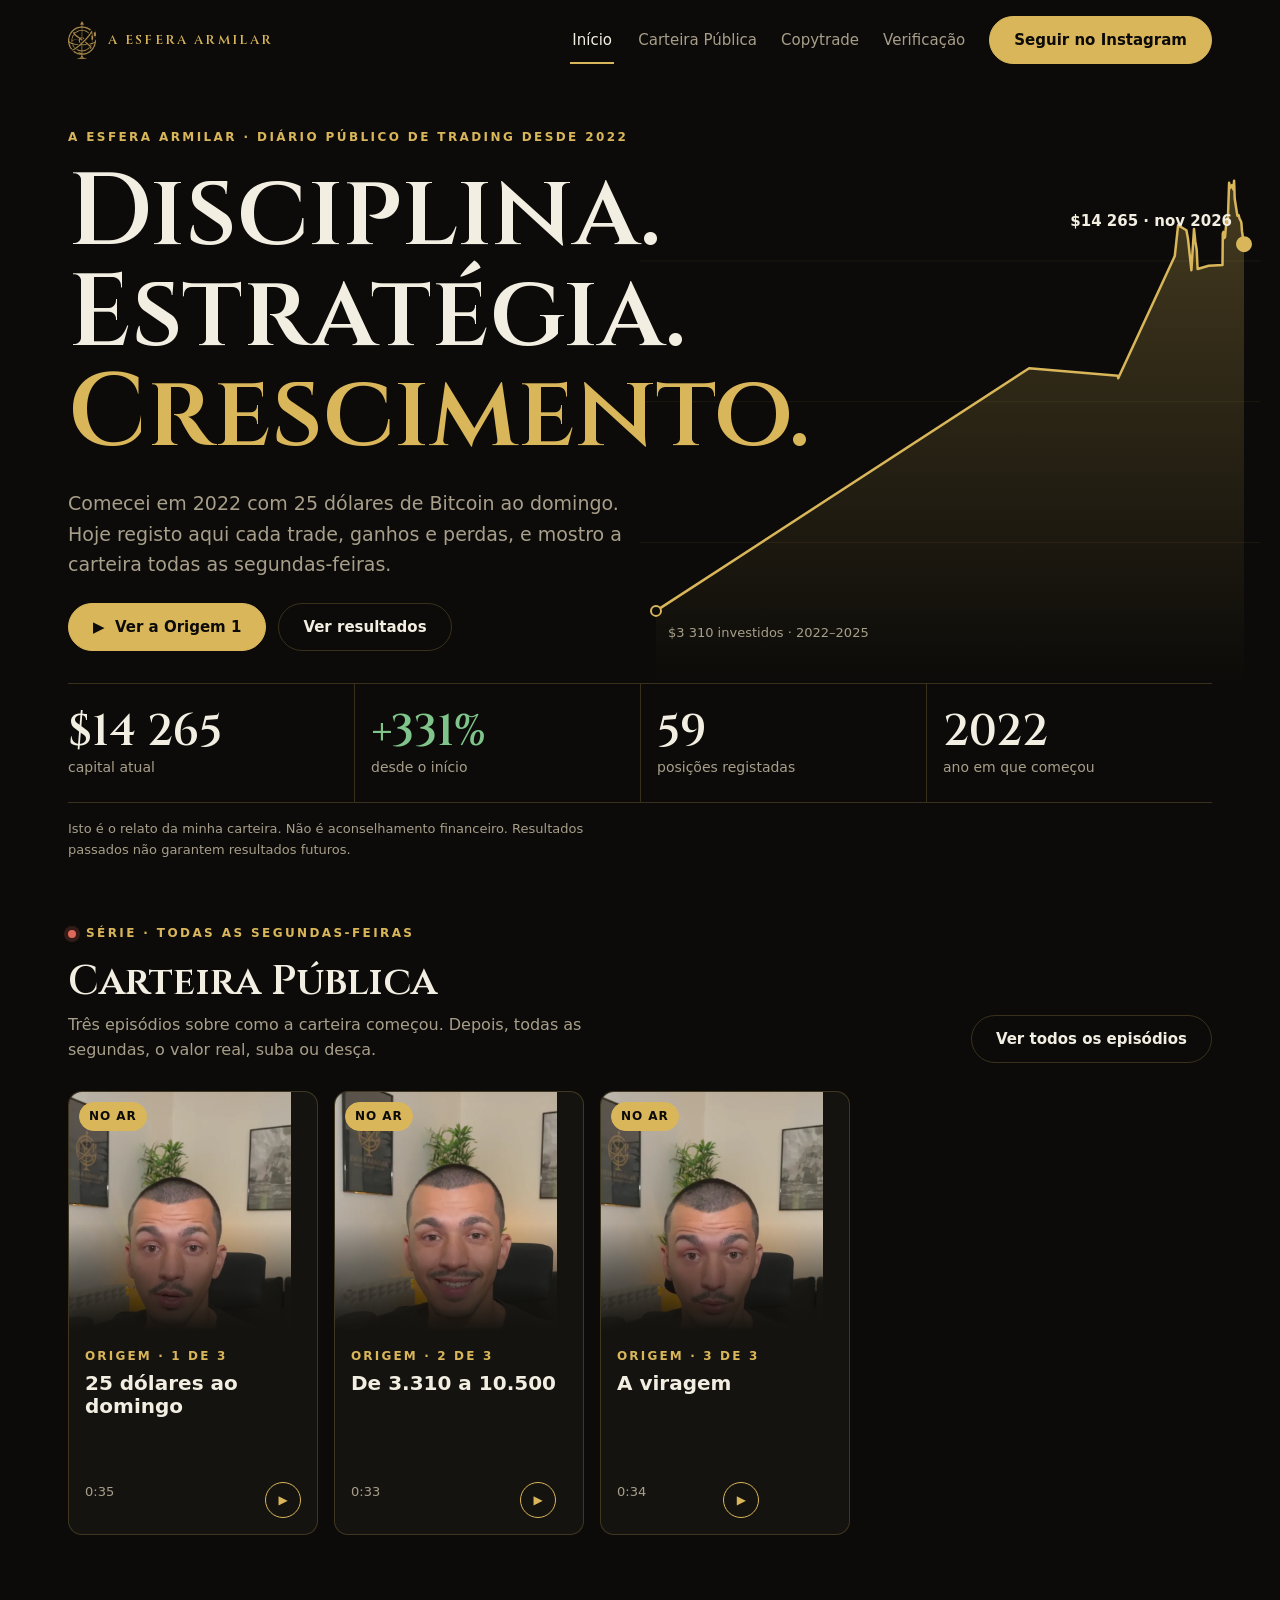
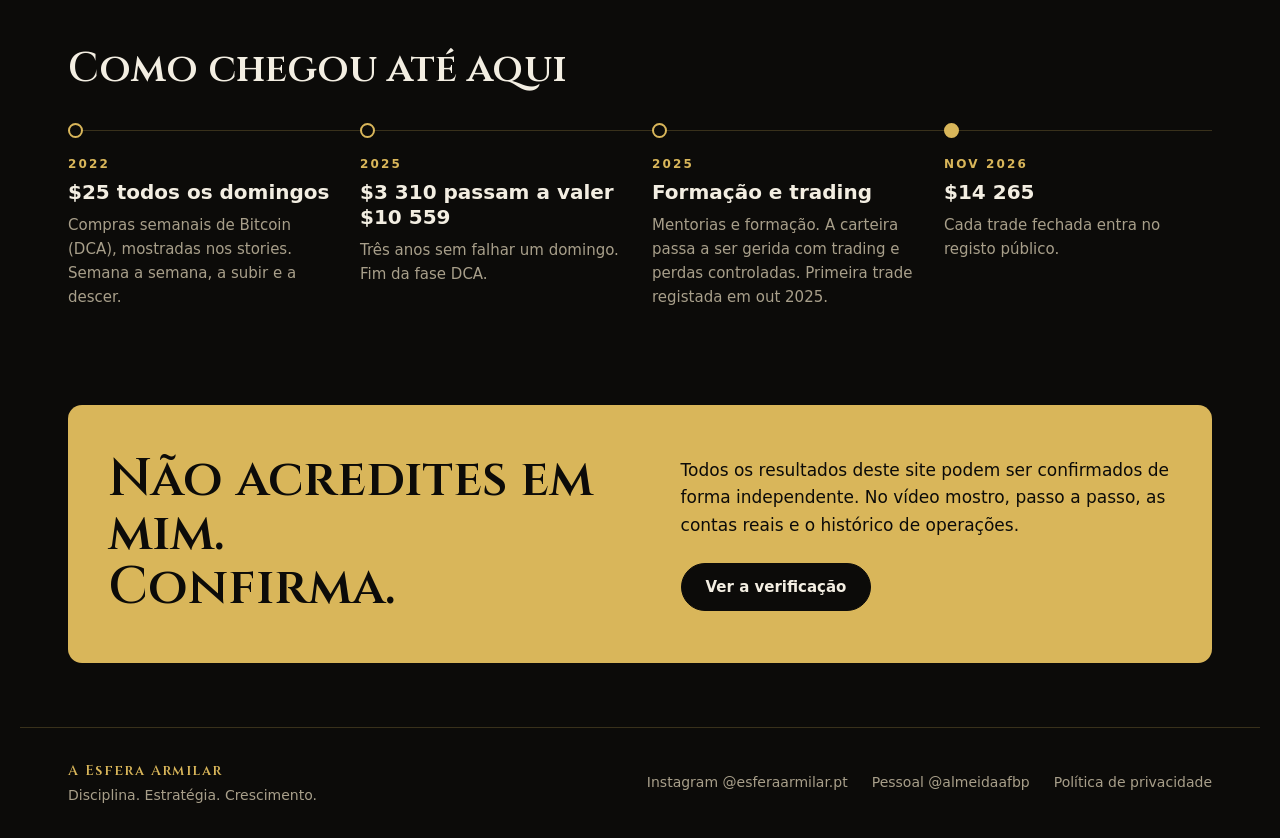
<file: index.html>
<!doctype html>
<html lang="pt-PT">
<head>
<meta charset="utf-8">
<meta name="viewport" content="width=device-width, initial-scale=1">
<title>A Esfera Armilar | Diário público de trading, desde 2022</title>
<meta name="description" content="A carteira do Hugo à vista de todos: começou em 2022 com 25 dólares de Bitcoin ao domingo. Cada trade registada e a série Carteira Pública.">
<link rel="canonical" href="https://esferaarmilar.pt/">
<meta property="og:title" content="A Esfera Armilar | Diário público de trading, desde 2022">
<meta property="og:description" content="A carteira do Hugo à vista de todos: começou em 2022 com 25 dólares de Bitcoin ao domingo. Cada trade registada e a série Carteira Pública.">
<meta property="og:image" content="https://esferaarmilar.pt/img/partilha.jpg">
<meta property="og:image:width" content="1200">
<meta property="og:image:height" content="630">
<meta property="og:url" content="https://esferaarmilar.pt/">
<link rel="icon" href="image/favicon.ico" sizes="any">
<link rel="icon" type="image/png" sizes="32x32" href="image/favicon-32x32.png">
<link rel="apple-touch-icon" href="image/apple-touch-icon.png">
<link rel="manifest" href="image/site.webmanifest">
<link rel="stylesheet" href="css/estilos.css">
<script src="js/site.js" defer></script>
<script src="js/episodios.js" defer></script>
<script src="js/serie.js" defer></script>
<script src="js/inicio.js" defer></script>
<script type="application/ld+json">
{"@context":"https://schema.org","@type":"WebSite","name":"A Esfera Armilar","url":"https://esferaarmilar.pt/",
 "publisher":{"@type":"Organization","name":"A Esfera Armilar","url":"https://esferaarmilar.pt/","logo":"https://esferaarmilar.pt/image/android-chrome-512x512.png",
 "sameAs":["https://www.instagram.com/esferaarmilar.pt/","https://www.instagram.com/almeidaafbp/"]}}
</script>
</head>
<body>
<a class="saltar" href="#conteudo">Saltar para o conteúdo</a>

<!-- CABEÇALHO: igual em todas as páginas -->
<header class="cabecalho">
  <a class="marca" href="index.html">
    <img src="img/logo.webp" alt="" width="178" height="240">
    <span>A Esfera Armilar</span>
  </a>
  <button class="menu-botao" type="button" aria-expanded="false" aria-controls="menu">Menu</button>
  <nav id="menu" class="menu" aria-label="Principal">
    <a href="index.html" aria-current="page">Início</a>
    <a href="serie.html">Carteira Pública</a>
    <a href="copytrade.html">Copytrade</a>
    <a href="verificacao.html">Verificação</a>
    <a class="botao botao-cheio menu-insta" href="https://www.instagram.com/esferaarmilar.pt/" target="_blank" rel="noopener">Seguir no Instagram ↗</a>
  </nav>
  <a class="botao botao-cheio cabecalho-acao" href="https://www.instagram.com/esferaarmilar.pt/" target="_blank" rel="noopener">Seguir no Instagram</a>
</header>

<main id="conteudo">
  <!-- TOPO: a curva real da carteira, de 2022 até hoje, é a peça central -->
  <section class="inicio-topo" aria-labelledby="titulo-inicio">
    <div class="inicio-texto">
      <h1 class="etiqueta" id="titulo-inicio">A Esfera Armilar · diário público de trading desde 2022</h1>
      <p class="slogan">Disciplina.<br>Estratégia.<br><em>Crescimento.</em></p>
      <p class="topo-lead">Comecei em 2022 com 25 dólares de Bitcoin ao domingo. Hoje registo aqui cada trade, ganhos e perdas, e mostro a carteira todas as segundas-feiras.</p>
      <div class="acoes">
        <button class="botao botao-cheio" type="button" data-abrir="origem-1">▶&nbsp; Ver a Origem 1</button>
        <a class="botao botao-linha" href="copytrade.html">Ver resultados</a>
      </div>
    </div>
    <div class="curva-topo" id="curva-topo" aria-hidden="true"></div>
  </section>

  <!-- NÚMEROS: lidos do trades.json -->
  <section class="numeros" aria-label="A carteira em números">
    <div><p class="numero" id="n-capital">—</p><p>capital atual</p></div>
    <div><p class="numero sobe" id="n-retorno">—</p><p>desde o início</p></div>
    <div><p class="numero" id="n-trades">—</p><p>posições registadas</p></div>
    <div><p class="numero" id="n-desde">—</p><p>ano em que começou</p></div>
  </section>
  <p class="aviso aviso-curto">Isto é o relato da minha carteira. Não é aconselhamento financeiro. Resultados passados não garantem resultados futuros.</p>

  <!-- SÉRIE -->
  <section class="bloco" aria-labelledby="t-serie">
    <div class="bloco-cabeca">
      <p class="etiqueta"><span class="ponto"></span> Série · todas as segundas-feiras</p>
      <h2 id="t-serie">Carteira Pública</h2>
      <p>Três episódios sobre como a carteira começou. Depois, todas as segundas, o valor real, suba ou desça.</p>
      <a class="botao botao-linha" href="serie.html">Ver todos os episódios</a>
    </div>
    <ol class="trilho trilho-inicio" data-trilho="origem"></ol>
  </section>

  <!-- LINHA DO TEMPO: datas e números da história da carteira -->
  <section class="bloco" aria-labelledby="t-historia">
    <h2 id="t-historia" class="bloco-titulo">Como chegou até aqui</h2>
    <ol class="tempo">
      <li><span class="tempo-data">2022</span><strong>$25 todos os domingos</strong><p>Compras semanais de Bitcoin (DCA), mostradas nos stories. Semana a semana, a subir e a descer.</p></li>
      <li><span class="tempo-data">2025</span><strong>$3 310 passam a valer <span id="tl-dca-valor">—</span></strong><p>Três anos sem falhar um domingo. Fim da fase DCA.</p></li>
      <li><span class="tempo-data">2025</span><strong>Formação e trading</strong><p>Mentorias e formação. A carteira passa a ser gerida com trading e perdas controladas. Primeira trade registada em <span id="tl-trade-data">—</span>.</p></li>
      <li class="tempo-hoje"><span class="tempo-data" id="tl-hoje-data">hoje</span><strong><span id="tl-hoje-valor">—</span></strong><p>Cada trade fechada entra no registo público.</p></li>
    </ol>
  </section>

  <!-- VERIFICAÇÃO: faixa em cor cheia -->
  <section class="faixa" aria-labelledby="t-verificar">
    <h2 id="t-verificar">Não acredites em mim.<br>Confirma.</h2>
    <div>
      <p>Todos os resultados deste site podem ser confirmados de forma independente. No vídeo mostro, passo a passo, as contas reais e o histórico de operações.</p>
      <a class="botao botao-escuro" href="verificacao.html">Ver a verificação</a>
    </div>
  </section>
</main>

<!-- RODAPÉ -->
<footer class="rodape">
  <div>
    <strong>A Esfera Armilar</strong>
    <p>Disciplina. Estratégia. Crescimento.</p>
  </div>
  <nav aria-label="Rodapé">
    <a href="https://www.instagram.com/esferaarmilar.pt/" target="_blank" rel="noopener">Instagram @esferaarmilar.pt</a>
    <a href="https://www.instagram.com/almeidaafbp/" target="_blank" rel="noopener">Pessoal @almeidaafbp</a>
    <a href="privacidade.html">Política de privacidade</a>
  </nav>
</footer>
<!-- JANELA DO EPISÓDIO -->
<dialog class="janela" id="janela" aria-labelledby="janela-titulo">
  <button class="fechar" type="button" data-fechar aria-label="Fechar">×</button>
  <div class="janela-grelha">
    <div class="leitor" id="leitor"></div>
    <div class="janela-texto">
      <p class="etiqueta" id="janela-etiqueta"></p>
      <h3 id="janela-titulo"></h3>
      <p id="janela-resumo"></p>
      <dl class="estado-carteira" id="janela-carteira" hidden></dl>
      <a class="botao botao-linha" id="janela-link" href="https://www.instagram.com/esferaarmilar.pt/" target="_blank" rel="noopener">Abrir no Instagram ↗</a>
      <div class="janela-nav">
        <button class="botao botao-linha" type="button" id="anterior">← Anterior</button>
        <button class="botao botao-linha" type="button" id="seguinte">Seguinte →</button>
      </div>
    </div>
  </div>
</dialog>
</body>
</html>
</file>
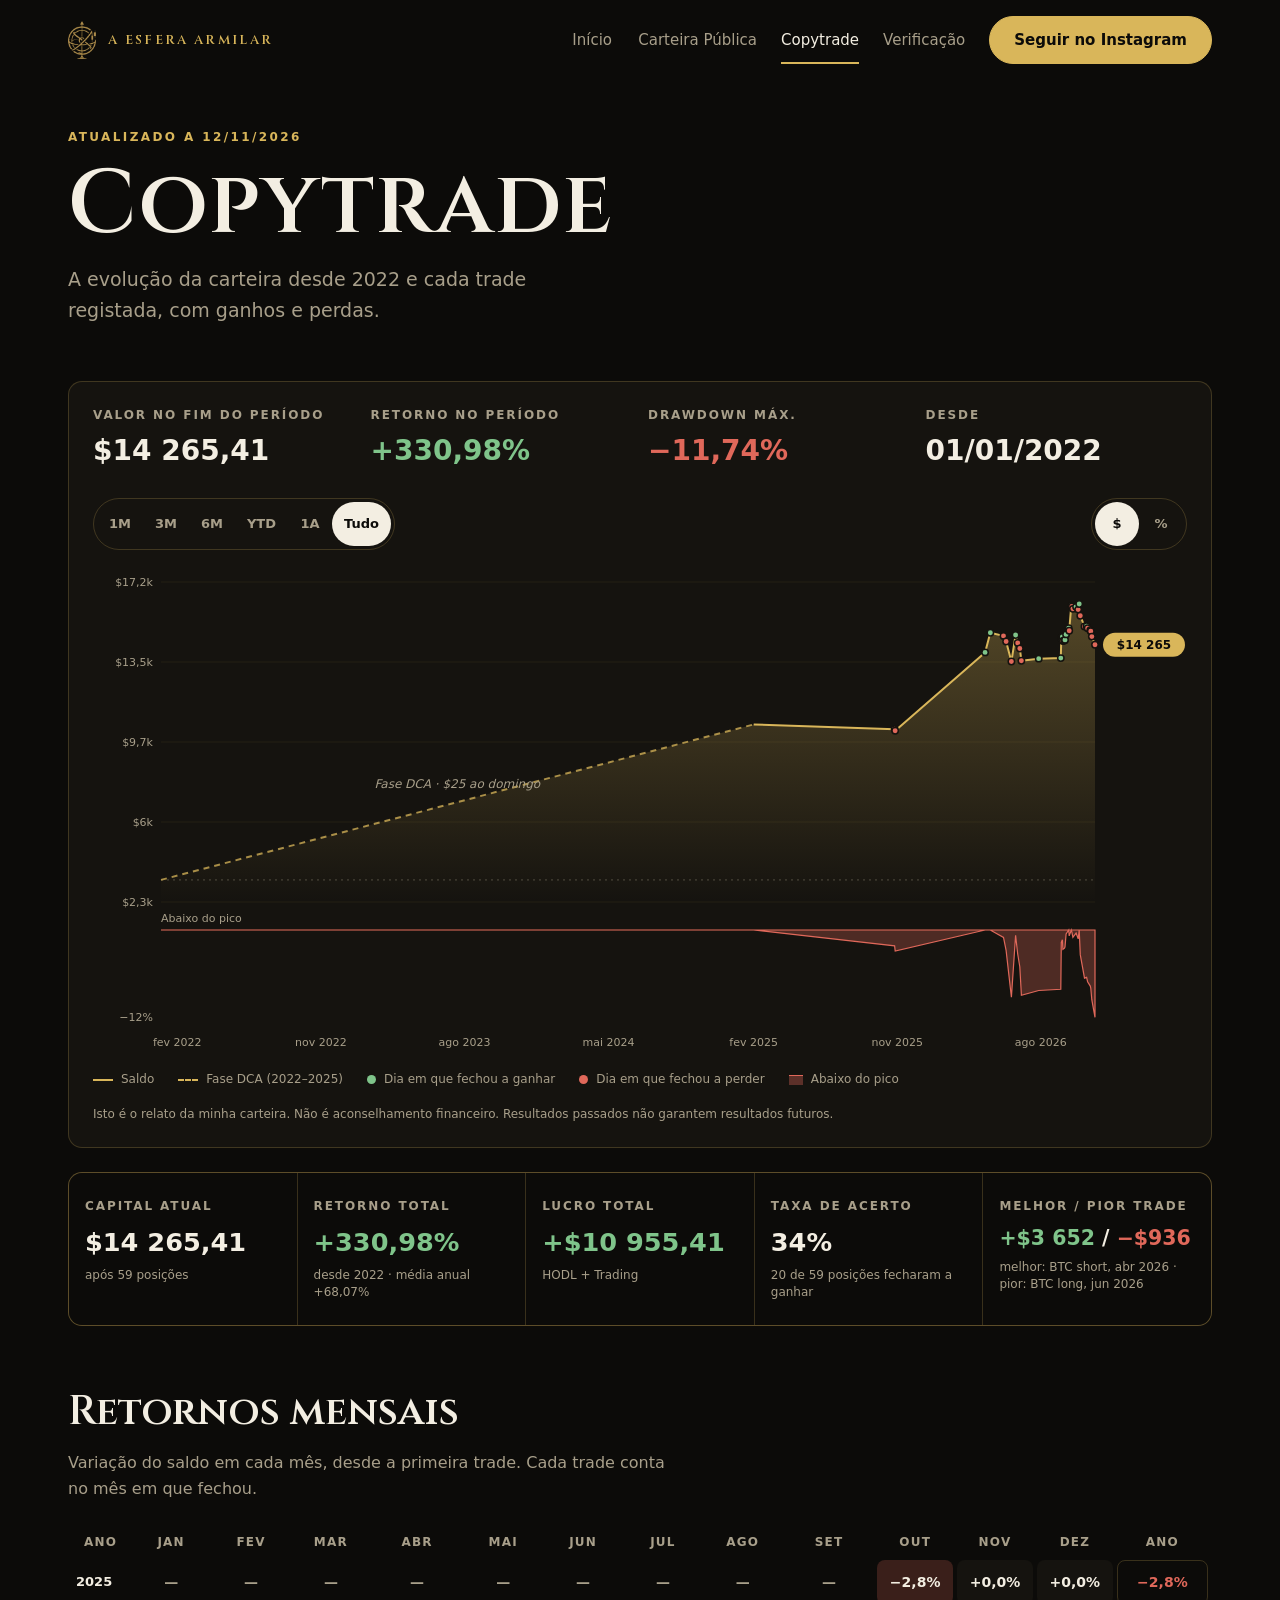
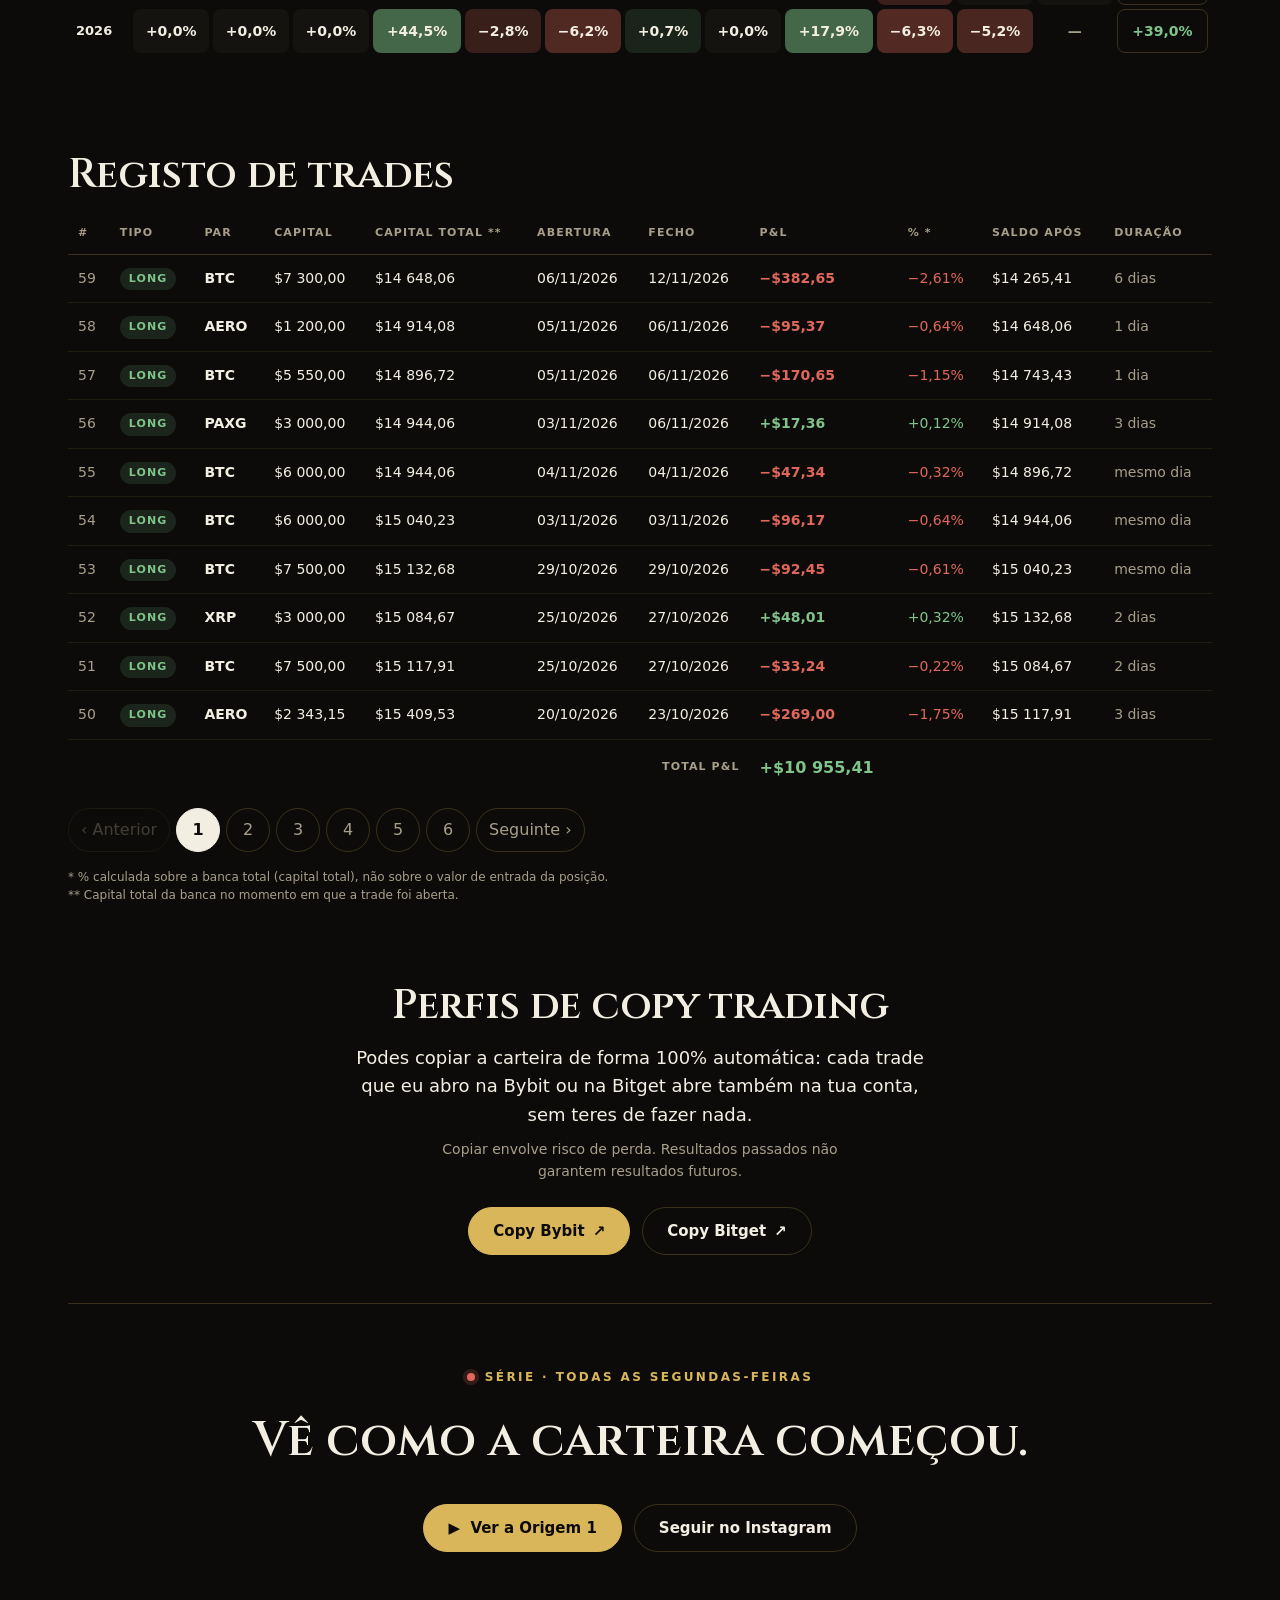
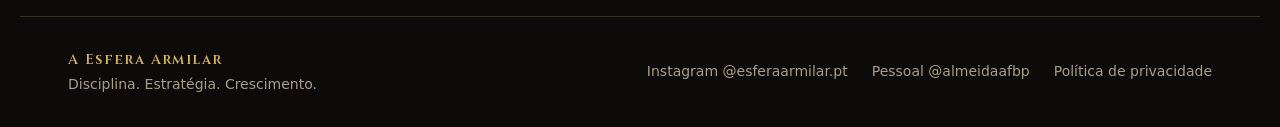
<file: copytrade.html>
<!doctype html>
<html lang="pt-PT">
<head>
<meta charset="utf-8">
<meta name="viewport" content="width=device-width, initial-scale=1">
<title>Copytrade | Resultados da carteira · A Esfera Armilar</title>
<meta name="description" content="Evolução da carteira, drawdown, retornos mensais e o registo de todas as trades, ganhos e perdas.">
<link rel="canonical" href="https://esferaarmilar.pt/copytrade.html">
<meta property="og:title" content="Copytrade | Resultados da carteira · A Esfera Armilar">
<meta property="og:description" content="Evolução da carteira, drawdown, retornos mensais e o registo de todas as trades, ganhos e perdas.">
<meta property="og:image" content="https://esferaarmilar.pt/img/partilha.jpg">
<meta property="og:image:width" content="1200">
<meta property="og:image:height" content="630">
<meta property="og:url" content="https://esferaarmilar.pt/copytrade.html">
<link rel="icon" href="image/favicon.ico" sizes="any">
<link rel="icon" type="image/png" sizes="32x32" href="image/favicon-32x32.png">
<link rel="apple-touch-icon" href="image/apple-touch-icon.png">
<link rel="manifest" href="image/site.webmanifest">
<link rel="stylesheet" href="css/estilos.css">
<script src="js/site.js" defer></script>
<script src="js/copytrade.js" defer></script>
</head>
<body>
<a class="saltar" href="#conteudo">Saltar para o conteúdo</a>

<!-- CABEÇALHO: igual em todas as páginas -->
<header class="cabecalho">
  <a class="marca" href="index.html">
    <img src="img/logo.webp" alt="" width="178" height="240">
    <span>A Esfera Armilar</span>
  </a>
  <button class="menu-botao" type="button" aria-expanded="false" aria-controls="menu">Menu</button>
  <nav id="menu" class="menu" aria-label="Principal">
    <a href="index.html">Início</a>
    <a href="serie.html">Carteira Pública</a>
    <a href="copytrade.html" aria-current="page">Copytrade</a>
    <a href="verificacao.html">Verificação</a>
    <a class="botao botao-cheio menu-insta" href="https://www.instagram.com/esferaarmilar.pt/" target="_blank" rel="noopener">Seguir no Instagram ↗</a>
  </nav>
  <a class="botao botao-cheio cabecalho-acao" href="https://www.instagram.com/esferaarmilar.pt/" target="_blank" rel="noopener">Seguir no Instagram</a>
</header>

<main id="conteudo">
  <section class="pagina-cabeca" aria-labelledby="t-ct">
    <p class="etiqueta" id="atualizado">Atualizado</p>
    <h1 id="t-ct">Copytrade</h1>
    <p class="topo-lead">A evolução da carteira desde 2022 e cada trade registada, com ganhos e perdas.</p>
  </section>

  <!-- GRÁFICO -->
  <section class="painel" aria-label="Evolução da carteira">
    <div class="kpis">
      <div><p class="kpi-rotulo">Valor no fim do período</p><p class="kpi-valor" id="kpi-valor">—</p></div>
      <div><p class="kpi-rotulo">Retorno no período</p><p class="kpi-valor" id="kpi-retorno">—</p></div>
      <div><p class="kpi-rotulo">Drawdown máx.</p><p class="kpi-valor" id="kpi-dd">—</p></div>
      <div><p class="kpi-rotulo">Desde</p><p class="kpi-valor" id="kpi-desde">—</p></div>
    </div>
    <div class="controlos">
      <div class="segmentos" role="group" aria-label="Período do gráfico">
        <button type="button" data-periodo="1M" aria-pressed="false">1M</button>
        <button type="button" data-periodo="3M" aria-pressed="false">3M</button>
        <button type="button" data-periodo="6M" aria-pressed="false">6M</button>
        <button type="button" data-periodo="YTD" aria-pressed="false">YTD</button>
        <button type="button" data-periodo="1A" aria-pressed="false">1A</button>
        <button type="button" data-periodo="Tudo" aria-pressed="true">Tudo</button>
      </div>
      <div class="segmentos" role="group" aria-label="Unidade do gráfico">
        <button type="button" data-modo="$" aria-pressed="true">$</button>
        <button type="button" data-modo="%" aria-pressed="false">%</button>
      </div>
    </div>
    <div class="grafico-caixa">
      <div id="grafico" class="grafico"></div>
      <div id="dica" class="dica" hidden></div>
    </div>
    <div class="trades-dia" id="trades-dia" aria-live="polite" hidden></div>
    <ul class="legenda">
      <li><span class="leg-linha"></span>Saldo</li>
      <li><span class="leg-linha leg-dca"></span>Fase DCA (2022–2025)</li>
      <li><span class="leg-ponto sobe"></span>Dia em que fechou a ganhar</li>
      <li><span class="leg-ponto desce"></span>Dia em que fechou a perder</li>
      <li><span class="leg-dd"></span>Abaixo do pico</li>
    </ul>
    <p class="nota">Isto é o relato da minha carteira. Não é aconselhamento financeiro. Resultados passados não garantem resultados futuros.</p>
  </section>

  <!-- ESTATÍSTICAS -->
  <section class="estatisticas" aria-label="Estatísticas">
    <div><p class="kpi-rotulo">Capital atual</p><p class="est-valor" id="st-capital">—</p><p class="est-nota" id="st-capital-nota"></p></div>
    <div><p class="kpi-rotulo">Retorno total</p><p class="est-valor" id="st-retorno">—</p><p class="est-nota" id="st-retorno-nota"></p></div>
    <div><p class="kpi-rotulo">Lucro total</p><p class="est-valor" id="st-lucro">—</p><p class="est-nota">HODL + Trading</p></div>
    <div><p class="kpi-rotulo">Taxa de acerto</p><p class="est-valor" id="st-acerto">—</p><p class="est-nota" id="st-acerto-nota"></p></div>
    <div><p class="kpi-rotulo">Melhor / pior trade</p><p class="est-valor" id="st-extremos">—</p><p class="est-nota" id="st-extremos-nota"></p></div>
  </section>

  <!-- RETORNOS MENSAIS -->
  <section class="bloco" aria-labelledby="t-mensais">
    <h2 id="t-mensais" class="bloco-titulo">Retornos mensais</h2>
    <p class="bloco-sub">Variação do saldo em cada mês, desde a primeira trade. Cada trade conta no mês em que fechou.</p>
    <div class="rolar" tabindex="0" role="region" aria-label="Retornos mensais"><table class="mensais" id="mensais"></table></div>
  </section>

  <!-- REGISTO DE TRADES -->
  <section class="bloco" id="registo" aria-labelledby="t-registo">
    <h2 id="t-registo" class="bloco-titulo">Registo de trades</h2>
    <div class="rolar" tabindex="0" role="region" aria-label="Registo de trades">
      <table class="trades">
        <thead><tr><th scope="col">#</th><th scope="col">Tipo</th><th scope="col">Par</th><th scope="col">Capital</th><th scope="col">Capital total **</th><th scope="col">Abertura</th><th scope="col">Fecho</th><th scope="col">P&amp;L</th><th scope="col">% *</th><th scope="col">Saldo após</th><th scope="col">Duração</th></tr></thead>
        <tbody id="trades-corpo"></tbody>
        <tfoot id="trades-total"></tfoot>
      </table>
    </div>
    <nav class="paginas" id="paginas" aria-label="Páginas do registo"></nav>
    <p class="nota">* % calculada sobre a banca total (capital total), não sobre o valor de entrada da posição.<br>** Capital total da banca no momento em que a trade foi aberta.</p>
  </section>

  <!-- COPIAR -->
  <section class="copiar" aria-labelledby="t-copiar">
    <h2 id="t-copiar" class="bloco-titulo">Perfis de copy trading</h2>
    <p class="copiar-sub">Podes copiar a carteira de forma 100% automática: cada trade que eu abro na Bybit ou na Bitget abre também na tua conta, sem teres de fazer nada.</p>
    <p class="copiar-risco">Copiar envolve risco de perda. Resultados passados não garantem resultados futuros.</p>
    <div class="copiar-botoes">
      <a class="botao botao-cheio" href="https://www.bybit.com/copyTrade/trade-center/detail?leaderMark=PhcvP1bRk57YoicFSrS6Pg==" target="_blank" rel="noopener">Copy Bybit ↗</a>
      <a class="botao botao-linha" href="https://www.bitget.com/pt/copy-trading/futures-trader/1476491725874003968" target="_blank" rel="noopener">Copy Bitget ↗</a>
    </div>
  </section>

  <!-- FECHO: a ação principal -->
  <section class="fecho" aria-labelledby="t-fecho">
    <p class="etiqueta"><span class="ponto"></span> Série · todas as segundas-feiras</p>
    <h2 id="t-fecho">Vê como a carteira começou.</h2>
    <div class="acoes">
      <a class="botao botao-cheio" href="serie.html#origem-1">▶&nbsp; Ver a Origem 1</a>
      <a class="botao botao-linha" href="https://www.instagram.com/esferaarmilar.pt/" target="_blank" rel="noopener">Seguir no Instagram</a>
    </div>
  </section>
</main>

<!-- RODAPÉ -->
<footer class="rodape">
  <div>
    <strong>A Esfera Armilar</strong>
    <p>Disciplina. Estratégia. Crescimento.</p>
  </div>
  <nav aria-label="Rodapé">
    <a href="https://www.instagram.com/esferaarmilar.pt/" target="_blank" rel="noopener">Instagram @esferaarmilar.pt</a>
    <a href="https://www.instagram.com/almeidaafbp/" target="_blank" rel="noopener">Pessoal @almeidaafbp</a>
    <a href="privacidade.html">Política de privacidade</a>
  </nav>
</footer>
</body>
</html>
</file>
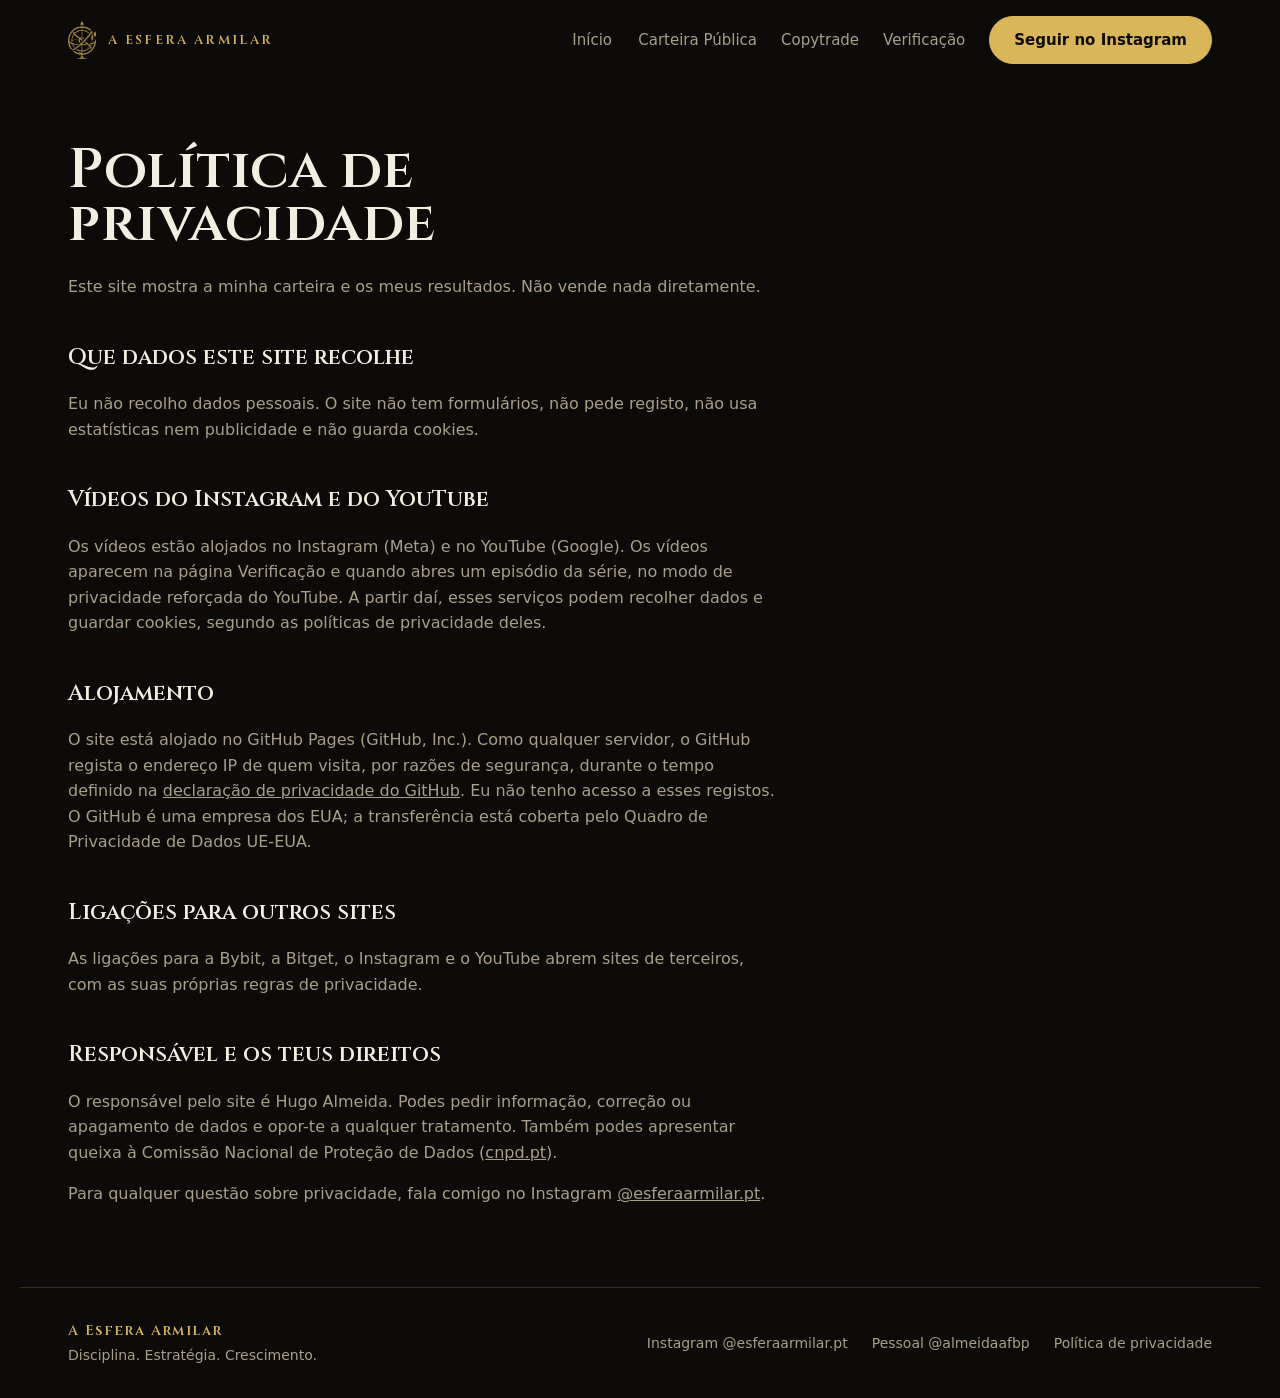
<file: privacidade.html>
<!doctype html>
<html lang="pt-PT">
<head>
<meta charset="utf-8">
<meta name="viewport" content="width=device-width, initial-scale=1">
<title>Política de privacidade | A Esfera Armilar</title>
<meta name="description" content="Como o site esferaarmilar.pt trata dados pessoais.">
<link rel="canonical" href="https://esferaarmilar.pt/privacidade.html">
<meta property="og:title" content="Política de privacidade | A Esfera Armilar">
<meta property="og:description" content="Como o site esferaarmilar.pt trata dados pessoais.">
<meta property="og:image" content="https://esferaarmilar.pt/img/partilha.jpg">
<meta property="og:image:width" content="1200">
<meta property="og:image:height" content="630">
<meta property="og:url" content="https://esferaarmilar.pt/privacidade.html">
<link rel="icon" href="image/favicon.ico" sizes="any">
<link rel="icon" type="image/png" sizes="32x32" href="image/favicon-32x32.png">
<link rel="apple-touch-icon" href="image/apple-touch-icon.png">
<link rel="manifest" href="image/site.webmanifest">
<link rel="stylesheet" href="css/estilos.css">
<script src="js/site.js" defer></script>
</head>
<body>
<a class="saltar" href="#conteudo">Saltar para o conteúdo</a>

<!-- CABEÇALHO: igual em todas as páginas -->
<header class="cabecalho">
  <a class="marca" href="index.html">
    <img src="img/logo.webp" alt="" width="178" height="240">
    <span>A Esfera Armilar</span>
  </a>
  <button class="menu-botao" type="button" aria-expanded="false" aria-controls="menu">Menu</button>
  <nav id="menu" class="menu" aria-label="Principal">
    <a href="index.html">Início</a>
    <a href="serie.html">Carteira Pública</a>
    <a href="copytrade.html">Copytrade</a>
    <a href="verificacao.html">Verificação</a>
    <a class="botao botao-cheio menu-insta" href="https://www.instagram.com/esferaarmilar.pt/" target="_blank" rel="noopener">Seguir no Instagram ↗</a>
  </nav>
  <a class="botao botao-cheio cabecalho-acao" href="https://www.instagram.com/esferaarmilar.pt/" target="_blank" rel="noopener">Seguir no Instagram</a>
</header>

<main id="conteudo">
  <article class="legal">
    <h1>Política de privacidade</h1>
    <p>Este site mostra a minha carteira e os meus resultados. Não vende nada diretamente.</p>
    <h2>Que dados este site recolhe</h2>
    <p>Eu não recolho dados pessoais. O site não tem formulários, não pede registo, não usa estatísticas nem publicidade e não guarda cookies.</p>
    <h2>Vídeos do Instagram e do YouTube</h2>
    <p>Os vídeos estão alojados no Instagram (Meta) e no YouTube (Google). Os vídeos aparecem na página Verificação e quando abres um episódio da série, no modo de privacidade reforçada do YouTube. A partir daí, esses serviços podem recolher dados e guardar cookies, segundo as políticas de privacidade deles.</p>
    <h2>Alojamento</h2>
    <p>O site está alojado no GitHub Pages (GitHub, Inc.). Como qualquer servidor, o GitHub regista o endereço IP de quem visita, por razões de segurança, durante o tempo definido na <a href="https://docs.github.com/pt/site-policy/privacy-policies/github-general-privacy-statement" target="_blank" rel="noopener">declaração de privacidade do GitHub</a>. Eu não tenho acesso a esses registos. O GitHub é uma empresa dos EUA; a transferência está coberta pelo Quadro de Privacidade de Dados UE-EUA.</p>
    <h2>Ligações para outros sites</h2>
    <p>As ligações para a Bybit, a Bitget, o Instagram e o YouTube abrem sites de terceiros, com as suas próprias regras de privacidade.</p>
    <h2>Responsável e os teus direitos</h2>
    <p>O responsável pelo site é Hugo Almeida. Podes pedir informação, correção ou apagamento de dados e opor-te a qualquer tratamento. Também podes apresentar queixa à Comissão Nacional de Proteção de Dados (<a href="https://www.cnpd.pt" target="_blank" rel="noopener">cnpd.pt</a>).</p>
    <p>Para qualquer questão sobre privacidade, fala comigo no Instagram <a href="https://www.instagram.com/esferaarmilar.pt/" target="_blank" rel="noopener">@esferaarmilar.pt</a>.</p>
  </article>
</main>

<!-- RODAPÉ -->
<footer class="rodape">
  <div>
    <strong>A Esfera Armilar</strong>
    <p>Disciplina. Estratégia. Crescimento.</p>
  </div>
  <nav aria-label="Rodapé">
    <a href="https://www.instagram.com/esferaarmilar.pt/" target="_blank" rel="noopener">Instagram @esferaarmilar.pt</a>
    <a href="https://www.instagram.com/almeidaafbp/" target="_blank" rel="noopener">Pessoal @almeidaafbp</a>
    <a href="privacidade.html">Política de privacidade</a>
  </nav>
</footer>
</body>
</html>
</file>
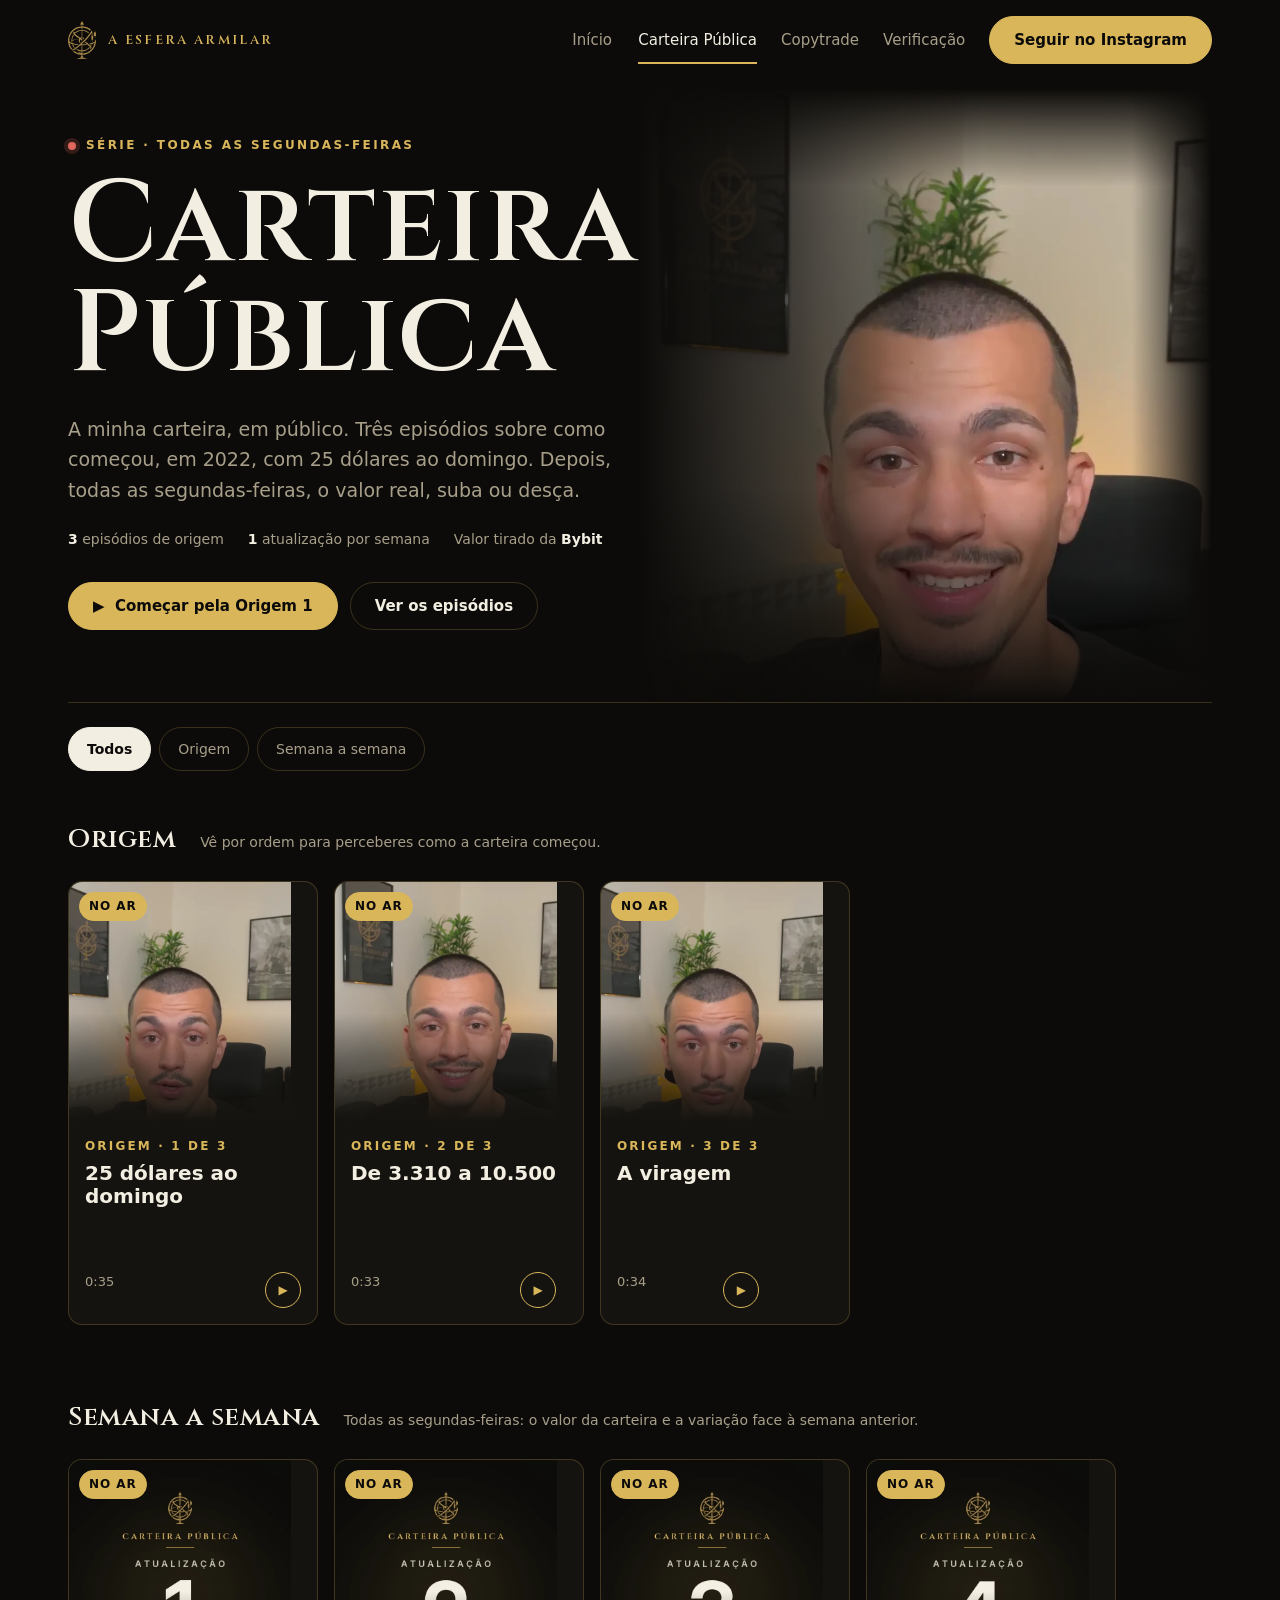
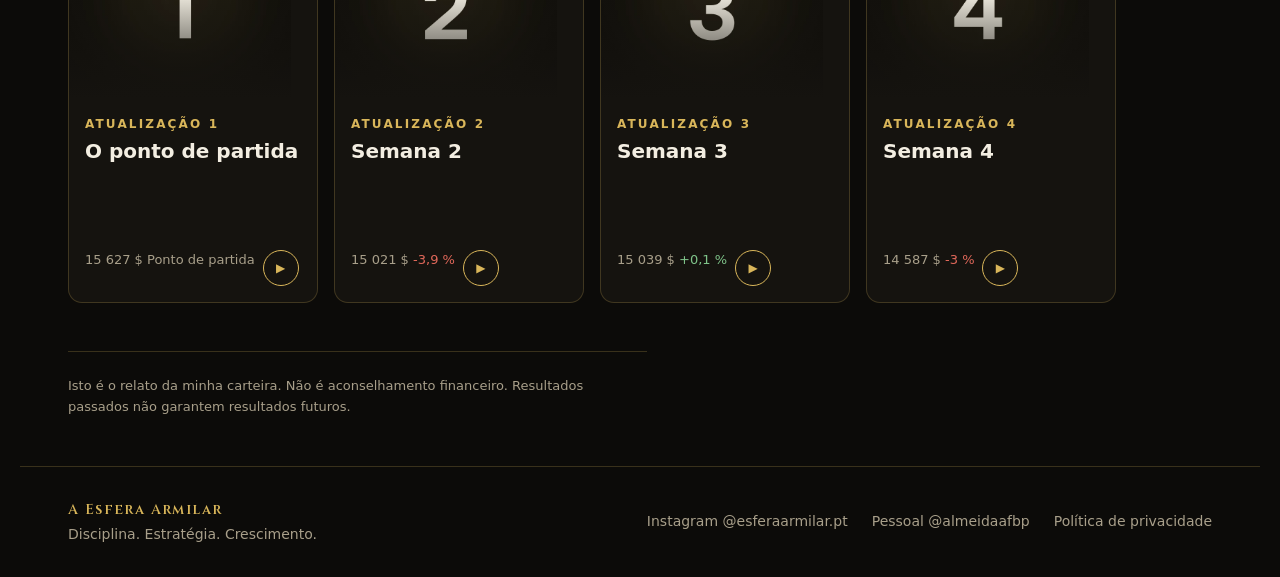
<file: serie.html>
<!doctype html>
<html lang="pt-PT">
<head>
<meta charset="utf-8">
<meta name="viewport" content="width=device-width, initial-scale=1">
<title>Carteira Pública | A Esfera Armilar</title>
<meta name="description" content="A carteira do Hugo, em público: três episódios sobre como começou e uma atualização todas as segundas-feiras, com o valor real.">
<link rel="canonical" href="https://esferaarmilar.pt/serie.html">
<meta property="og:title" content="Carteira Pública · A Esfera Armilar">
<meta property="og:description" content="Como a carteira começou e como está, todas as segundas-feiras.">
<meta property="og:image" content="https://esferaarmilar.pt/img/partilha.jpg">
<meta property="og:image:width" content="1200">
<meta property="og:image:height" content="630">
<meta property="og:url" content="https://esferaarmilar.pt/serie.html">
<link rel="icon" href="image/favicon.ico" sizes="any">
<link rel="icon" type="image/png" sizes="32x32" href="image/favicon-32x32.png">
<link rel="apple-touch-icon" href="image/apple-touch-icon.png">
<link rel="manifest" href="image/site.webmanifest">
<link rel="stylesheet" href="css/estilos.css">
<script src="js/site.js" defer></script>
<script src="js/episodios.js" defer></script>
<script src="js/serie.js" defer></script>
</head>
<body>
<a class="saltar" href="#conteudo">Saltar para o conteúdo</a>

<!-- CABEÇALHO: igual em todas as páginas -->
<header class="cabecalho">
  <a class="marca" href="index.html">
    <img src="img/logo.webp" alt="" width="178" height="240">
    <span>A Esfera Armilar</span>
  </a>
  <button class="menu-botao" type="button" aria-expanded="false" aria-controls="menu">Menu</button>
  <nav id="menu" class="menu" aria-label="Principal">
    <a href="index.html">Início</a>
    <a href="serie.html" aria-current="page">Carteira Pública</a>
    <a href="copytrade.html">Copytrade</a>
    <a href="verificacao.html">Verificação</a>
    <a class="botao botao-cheio menu-insta" href="https://www.instagram.com/esferaarmilar.pt/" target="_blank" rel="noopener">Seguir no Instagram ↗</a>
  </nav>
  <a class="botao botao-cheio cabecalho-acao" href="https://www.instagram.com/esferaarmilar.pt/" target="_blank" rel="noopener">Seguir no Instagram</a>
</header>

<main id="conteudo">
  <!-- TOPO: o episódio por onde se começa, em grande, como na Netflix -->
  <section class="topo" aria-labelledby="titulo-serie">
    <div class="topo-imagem" aria-hidden="true">
      <img src="img/topo.webp" alt="" width="1000" height="1074" fetchpriority="high">
    </div>
    <div class="topo-texto">
      <p class="etiqueta"><span class="ponto"></span> Série · todas as segundas-feiras</p>
      <h1 id="titulo-serie">Carteira<br>Pública</h1>
      <p class="topo-lead">A minha carteira, em público. Três episódios sobre como começou, em 2022, com 25 dólares ao domingo. Depois, todas as segundas-feiras, o valor real, suba ou desça.</p>
      <ul class="topo-factos">
        <li><b>3</b> episódios de origem</li>
        <li><b>1</b> atualização por semana</li>
        <li>Valor tirado da <b>Bybit</b></li>
      </ul>
      <div class="acoes">
        <button class="botao botao-cheio" type="button" data-abrir="origem-1">▶&nbsp; Começar pela Origem 1</button>
        <a class="botao botao-linha" href="#fila-origem">Ver os episódios</a>
      </div>
    </div>
  </section>

  <!-- FILTROS -->
  <div class="filtros" role="group" aria-label="Filtrar episódios" id="filtros">
    <button type="button" class="filtro" data-filtro="todos" aria-pressed="true">Todos</button>
    <button type="button" class="filtro" data-filtro="origem" aria-pressed="false">Origem</button>
    <button type="button" class="filtro" data-filtro="semanal" aria-pressed="false">Semana a semana</button>
  </div>

  <!-- FILAS: preenchidas a partir de js/episodios.js -->
  <section class="fila" id="fila-origem" data-fase="origem" aria-labelledby="t-origem">
    <div class="fila-cabeca">
      <h2 id="t-origem">Origem</h2>
      <p>Vê por ordem para perceberes como a carteira começou.</p>
    </div>
    <ol class="trilho" data-trilho="origem"></ol>
  </section>

  <section class="fila" id="fila-semanal" data-fase="semanal" aria-labelledby="t-semanal">
    <div class="fila-cabeca">
      <h2 id="t-semanal">Semana a semana</h2>
      <p>Todas as segundas-feiras: o valor da carteira e a variação face à semana anterior.</p>
    </div>
    <ol class="trilho" data-trilho="semanal"></ol>
  </section>

  <!-- AVISO: o mesmo texto dos vídeos -->
  <p class="aviso">Isto é o relato da minha carteira. Não é aconselhamento financeiro. Resultados passados não garantem resultados futuros.</p>
</main>

<!-- RODAPÉ -->
<footer class="rodape">
  <div>
    <strong>A Esfera Armilar</strong>
    <p>Disciplina. Estratégia. Crescimento.</p>
  </div>
  <nav aria-label="Rodapé">
    <a href="https://www.instagram.com/esferaarmilar.pt/" target="_blank" rel="noopener">Instagram @esferaarmilar.pt</a>
    <a href="https://www.instagram.com/almeidaafbp/" target="_blank" rel="noopener">Pessoal @almeidaafbp</a>
    <a href="privacidade.html">Política de privacidade</a>
  </nav>
</footer>

<!-- JANELA DO EPISÓDIO -->
<dialog class="janela" id="janela" aria-labelledby="janela-titulo">
  <button class="fechar" type="button" data-fechar aria-label="Fechar">×</button>
  <div class="janela-grelha">
    <div class="leitor" id="leitor"></div>
    <div class="janela-texto">
      <p class="etiqueta" id="janela-etiqueta"></p>
      <h3 id="janela-titulo"></h3>
      <p id="janela-resumo"></p>
      <dl class="estado-carteira" id="janela-carteira" hidden></dl>
      <a class="botao botao-linha" id="janela-link" href="https://www.instagram.com/esferaarmilar.pt/" target="_blank" rel="noopener">Abrir no Instagram ↗</a>
      <div class="janela-nav">
        <button class="botao botao-linha" type="button" id="anterior">← Anterior</button>
        <button class="botao botao-linha" type="button" id="seguinte">Seguinte →</button>
      </div>
    </div>
  </div>
</dialog>
</body>
</html>
</file>
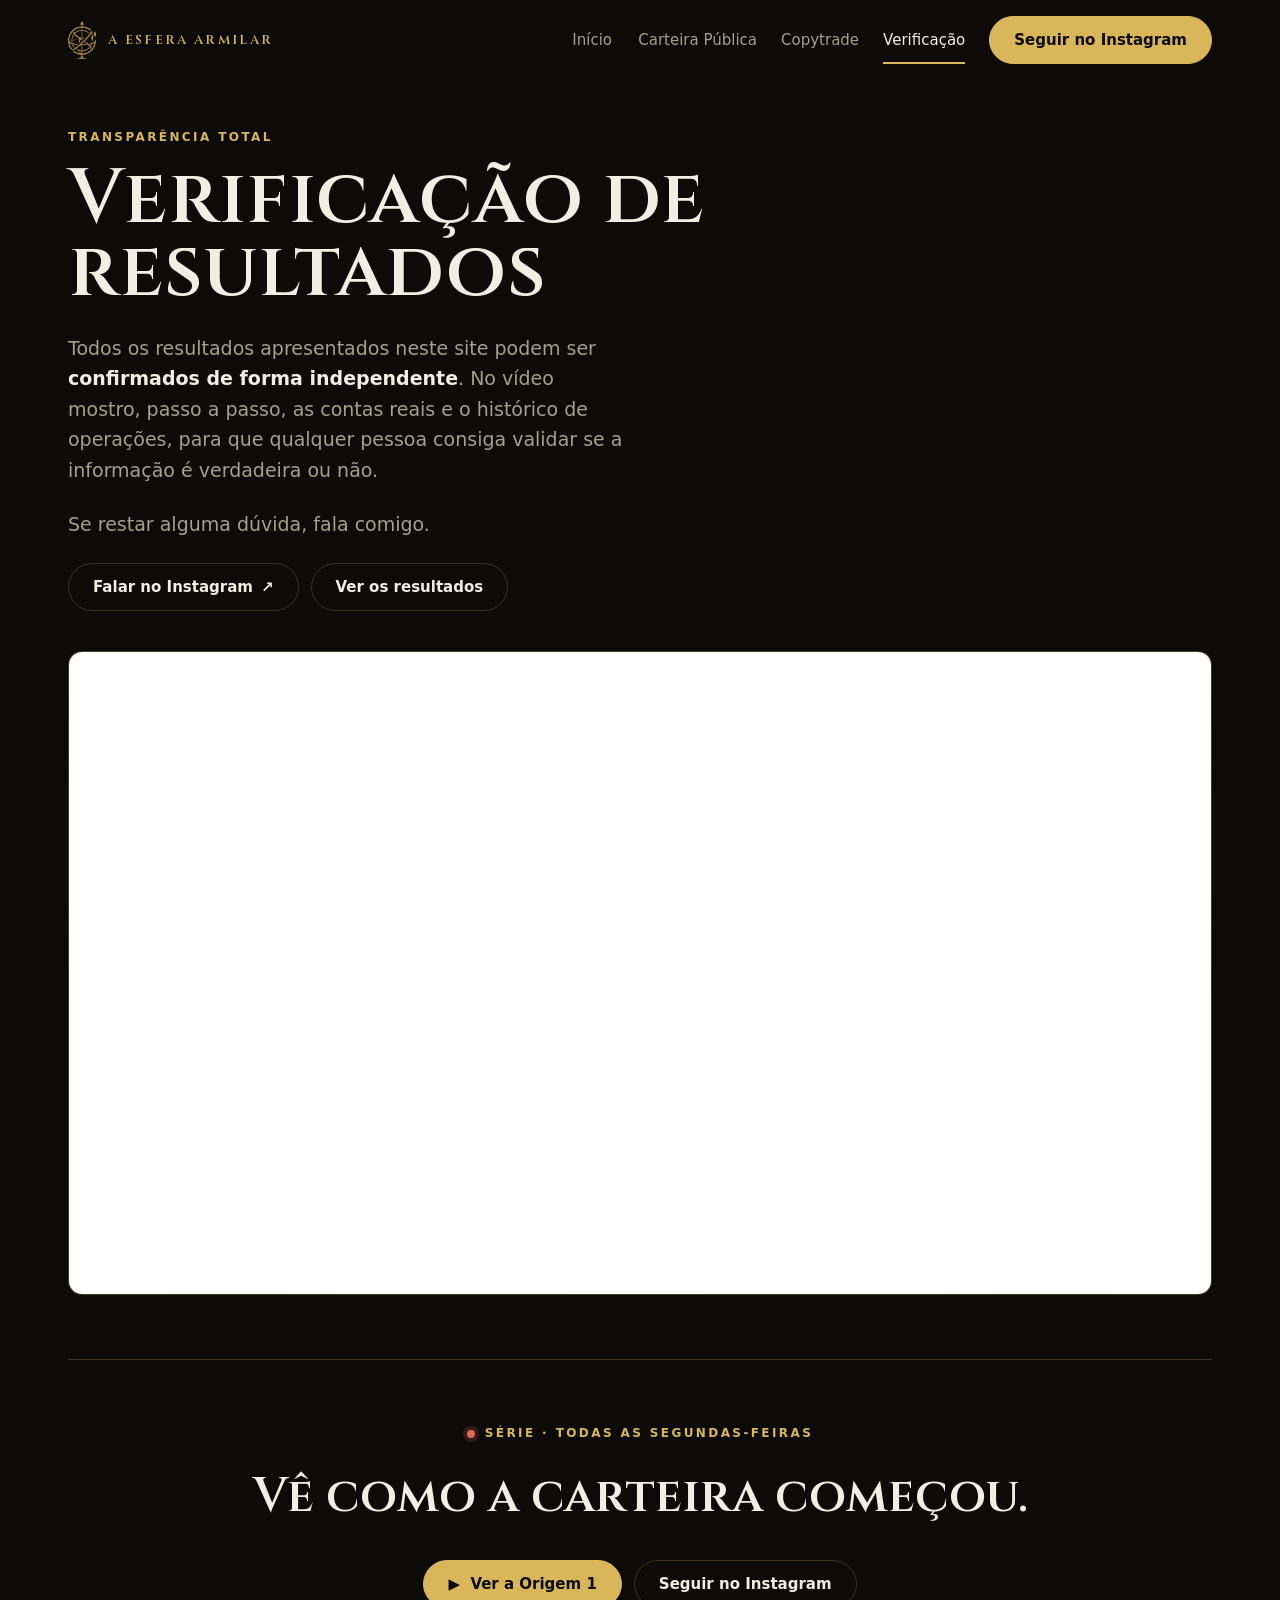
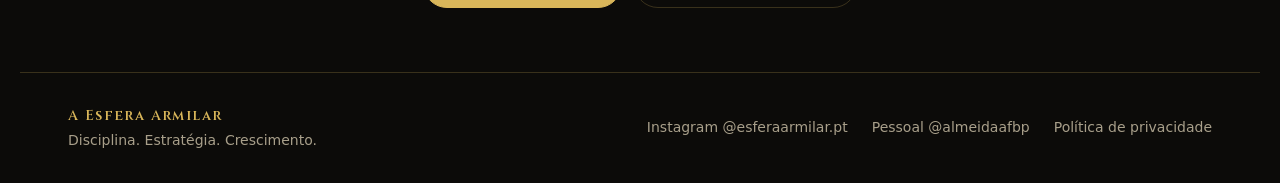
<file: verificacao.html>
<!doctype html>
<html lang="pt-PT">
<head>
<meta charset="utf-8">
<meta name="viewport" content="width=device-width, initial-scale=1">
<title>Verificação de resultados | A Esfera Armilar</title>
<meta name="description" content="Todos os resultados do site podem ser confirmados de forma independente: o vídeo mostra as contas reais e o histórico de operações.">
<link rel="canonical" href="https://esferaarmilar.pt/verificacao.html">
<meta property="og:title" content="Verificação de resultados | A Esfera Armilar">
<meta property="og:description" content="Todos os resultados do site podem ser confirmados de forma independente: o vídeo mostra as contas reais e o histórico de operações.">
<meta property="og:image" content="https://esferaarmilar.pt/img/partilha.jpg">
<meta property="og:image:width" content="1200">
<meta property="og:image:height" content="630">
<meta property="og:url" content="https://esferaarmilar.pt/verificacao.html">
<link rel="icon" href="image/favicon.ico" sizes="any">
<link rel="icon" type="image/png" sizes="32x32" href="image/favicon-32x32.png">
<link rel="apple-touch-icon" href="image/apple-touch-icon.png">
<link rel="manifest" href="image/site.webmanifest">
<link rel="stylesheet" href="css/estilos.css">
<script src="js/site.js" defer></script>
</head>
<body>
<a class="saltar" href="#conteudo">Saltar para o conteúdo</a>

<!-- CABEÇALHO: igual em todas as páginas -->
<header class="cabecalho">
  <a class="marca" href="index.html">
    <img src="img/logo.webp" alt="" width="178" height="240">
    <span>A Esfera Armilar</span>
  </a>
  <button class="menu-botao" type="button" aria-expanded="false" aria-controls="menu">Menu</button>
  <nav id="menu" class="menu" aria-label="Principal">
    <a href="index.html">Início</a>
    <a href="serie.html">Carteira Pública</a>
    <a href="copytrade.html">Copytrade</a>
    <a href="verificacao.html" aria-current="page">Verificação</a>
    <a class="botao botao-cheio menu-insta" href="https://www.instagram.com/esferaarmilar.pt/" target="_blank" rel="noopener">Seguir no Instagram ↗</a>
  </nav>
  <a class="botao botao-cheio cabecalho-acao" href="https://www.instagram.com/esferaarmilar.pt/" target="_blank" rel="noopener">Seguir no Instagram</a>
</header>

<main id="conteudo">
  <section class="verificar" aria-labelledby="t-vr">
    <div class="verificar-texto">
      <p class="etiqueta">Transparência total</p>
      <h1 id="t-vr">Verificação de resultados</h1>
      <p class="topo-lead">Todos os resultados apresentados neste site podem ser <strong>confirmados de forma independente</strong>. No vídeo mostro, passo a passo, as contas reais e o histórico de operações, para que qualquer pessoa consiga validar se a informação é verdadeira ou não.</p>
      <p class="topo-lead">Se restar alguma dúvida, fala comigo.</p>
      <div class="acoes">
        <a class="botao botao-linha" href="https://www.instagram.com/esferaarmilar.pt/" target="_blank" rel="noopener">Falar no Instagram ↗</a>
        <a class="botao botao-linha" href="copytrade.html">Ver os resultados</a>
      </div>
    </div>
    <div class="video" id="video">
      <!-- Vídeo do YouTube em modo de privacidade reforçada (youtube-nocookie), como no site atual -->
      <iframe src="https://www.youtube-nocookie.com/embed/QVLwEaky-lk" title="Verificação de resultados" loading="lazy" referrerpolicy="strict-origin-when-cross-origin" allow="encrypted-media; picture-in-picture" allowfullscreen></iframe>
    </div>
  </section>

  <!-- FECHO: a ação principal -->
  <section class="fecho" aria-labelledby="t-fecho">
    <p class="etiqueta"><span class="ponto"></span> Série · todas as segundas-feiras</p>
    <h2 id="t-fecho">Vê como a carteira começou.</h2>
    <div class="acoes">
      <a class="botao botao-cheio" href="serie.html#origem-1">▶&nbsp; Ver a Origem 1</a>
      <a class="botao botao-linha" href="https://www.instagram.com/esferaarmilar.pt/" target="_blank" rel="noopener">Seguir no Instagram</a>
    </div>
  </section>
</main>

<!-- RODAPÉ -->
<footer class="rodape">
  <div>
    <strong>A Esfera Armilar</strong>
    <p>Disciplina. Estratégia. Crescimento.</p>
  </div>
  <nav aria-label="Rodapé">
    <a href="https://www.instagram.com/esferaarmilar.pt/" target="_blank" rel="noopener">Instagram @esferaarmilar.pt</a>
    <a href="https://www.instagram.com/almeidaafbp/" target="_blank" rel="noopener">Pessoal @almeidaafbp</a>
    <a href="privacidade.html">Política de privacidade</a>
  </nav>
</footer>
</body>
</html>
</file>
<file: css/estilos.css>
/* =========================================================
   A ESFERA ARMILAR · estilos do site
   Cores e letra da série Carteira Pública (preto, dourado e
   creme dos cartões de fecho).
   ========================================================= */

/* ---------- 1. Letra própria (alojada no site, sem Google) ---------- */
@font-face {
  font-family: 'Cinzel';
  src: url('../fontes/cinzel-semibold.woff') format('woff');
  font-weight: 600;
  font-display: swap;
}

/* ---------- 2. Variáveis: cores, letras, espaços ---------- */
:root {
  --preto: #0C0B09;          /* fundo dos cartões de fecho */
  --superficie: #15130F;
  --superficie-2: #1E1B15;
  --dourado: #D9B65A;        /* dourado dos cartões de fecho */
  --dourado-escuro: #B8952A; /* dourado do site atual */
  --creme: #F3EEE2;
  --cinza: #A89F8A;
  --linha: rgba(217, 182, 90, .22);
  --sobe: #7FC48A;
  --desce: #E0685A;

  --letra-titulo: 'Cinzel', Georgia, 'Times New Roman', serif;
  --letra-texto: system-ui, -apple-system, 'Segoe UI', Roboto, Arial, sans-serif;

  --e1: 8px; --e2: 16px; --e3: 24px; --e4: 32px; --e5: 40px; --e6: 48px; --e8: 64px;
  --raio: 14px;
  --largura: 1240px;
  --margem: clamp(16px, 4vw, 48px);
  color-scheme: dark;
}

/* ---------- 3. Base ---------- */
*, *::before, *::after { box-sizing: border-box; }
html { scroll-padding-top: 96px; }
body {
  margin: 0;
  background: var(--preto);
  color: var(--creme);
  font-family: var(--letra-texto);
  font-size: 16px;
  line-height: 1.6;
}
img { max-width: 100%; height: auto; display: block; }
a { color: inherit; }
button { font: inherit; color: inherit; cursor: pointer; }
:focus-visible { outline: 2px solid var(--dourado); outline-offset: 3px; }
.saltar { position: absolute; left: -999px; top: 8px; background: var(--dourado); color: var(--preto); padding: 12px 16px; z-index: 50; }
.saltar:focus { left: 8px; }
main, .cabecalho, .rodape { max-width: var(--largura); margin-inline: auto; padding-inline: var(--margem); }

/* ---------- 4. Botões (um cheio, um de linha) ---------- */
.botao {
  display: inline-flex; align-items: center; justify-content: center; gap: var(--e1);
  min-height: 48px; padding: 0 var(--e3);
  border-radius: 999px; border: 1px solid var(--dourado);
  font-weight: 600; font-size: 15px; text-decoration: none; white-space: nowrap;
  transition: background-color .18s, color .18s, border-color .18s;
}
.botao-cheio { background: var(--dourado); color: var(--preto); }
.botao-cheio:hover { background: var(--creme); border-color: var(--creme); }
.botao-linha { background: transparent; color: var(--creme); border-color: var(--linha); }
.botao-linha:hover { border-color: var(--dourado); color: var(--dourado); }
.botao:disabled { opacity: .35; cursor: default; }

/* ---------- 5. Cabeçalho ---------- */
.cabecalho {
  display: flex; align-items: center; gap: var(--e3);
  padding-block: var(--e2);
  position: relative; z-index: 5;
}
.marca { display: flex; align-items: center; gap: 12px; min-height: 44px; text-decoration: none; margin-right: auto; }
.marca img { width: 28px; height: auto; }
.marca span { font-family: var(--letra-titulo); letter-spacing: .18em; font-size: 13px; color: var(--dourado); text-transform: uppercase; }
.menu { display: flex; gap: var(--e3); }
.menu a { text-decoration: none; font-size: 15px; min-width: 44px; text-align: center; color: var(--cinza); padding-block: 12px; }
.menu a:hover { color: var(--creme); }
.menu a[aria-current] { color: var(--creme); box-shadow: inset 0 -2px 0 var(--dourado); }
.menu-botao { display: none; }

/* ---------- 6. Topo ---------- */
.topo {
  position: relative;
  display: grid; grid-template-columns: minmax(0, 1fr) minmax(0, 1fr);
  align-items: center; min-height: 560px;
  margin-top: calc(-1 * var(--e2));
}
.topo-imagem {
  grid-column: 2; grid-row: 1; align-self: stretch; position: relative;
  margin-block: var(--e3) 0;
}
.topo-imagem img { width: 100%; height: 100%; object-fit: cover; object-position: 50% 20%; }
/* o retrato funde-se no preto à esquerda e em baixo; em cima e à direita
   esbate-se suavemente, sem cortes secos (só no computador) */
@media (min-width: 761px) {
  .topo-imagem img {
    -webkit-mask-image: linear-gradient(to bottom, transparent 0, #000 16%), linear-gradient(to left, transparent 0, #000 14%);
    -webkit-mask-composite: source-in;
    mask-image: linear-gradient(to bottom, transparent 0, #000 16%), linear-gradient(to left, transparent 0, #000 14%);
    mask-composite: intersect;
  }
}
.topo-imagem::after {
  content: ""; position: absolute; inset: 0;
  background:
    linear-gradient(90deg, var(--preto) 0%, rgba(12,11,9,.65) 28%, transparent 60%),
    linear-gradient(0deg, var(--preto) 0%, transparent 35%);
}
.topo-texto { grid-column: 1; grid-row: 1; position: relative; z-index: 1; padding-block: var(--e8); }
.etiqueta {
  display: flex; align-items: center; gap: 10px; margin: 0;
  font-size: 12px; font-weight: 600; letter-spacing: .2em; text-transform: uppercase; color: var(--dourado);
}
.ponto { width: 8px; height: 8px; border-radius: 50%; background: var(--desce); box-shadow: 0 0 0 4px rgba(224,104,90,.18); }
h1 {
  font-family: var(--letra-titulo); font-weight: 600;
  font-size: clamp(56px, 9vw, 120px); line-height: .95; letter-spacing: .01em;
  margin: var(--e2) 0 var(--e3); color: var(--creme);
}
.topo-lead { font-size: clamp(17px, 1.6vw, 19px); color: var(--cinza); max-width: 46ch; margin: 0 0 var(--e3); }
.topo-factos { list-style: none; padding: 0; margin: 0 0 var(--e4); display: flex; flex-wrap: wrap; gap: var(--e1) var(--e3); font-size: 14px; color: var(--cinza); }
.topo-factos b { color: var(--creme); }
.acoes { display: flex; flex-wrap: wrap; gap: 12px; }

/* ---------- 7. Filtros ---------- */
.filtros { display: flex; flex-wrap: wrap; gap: var(--e1); padding-block: var(--e3); border-top: 1px solid var(--linha); }
.filtro {
  min-height: 44px; padding: 0 18px; border-radius: 999px;
  border: 1px solid var(--linha); background: transparent; color: var(--cinza); font-size: 14px;
}
.filtro:hover { color: var(--creme); border-color: var(--dourado); }
.filtro[aria-pressed="true"] { background: var(--creme); border-color: var(--creme); color: var(--preto); font-weight: 600; }

/* ---------- 8. Filas de episódios ---------- */
.fila { padding-block: var(--e3) var(--e4); }
.fila[hidden] { display: none; }
.fila-cabeca { display: flex; flex-wrap: wrap; align-items: baseline; gap: var(--e1) var(--e3); margin-bottom: var(--e2); }
.fila h2 { font-family: var(--letra-titulo); font-weight: 600; font-size: 26px; margin: 0; letter-spacing: .02em; }
.fila-cabeca p { margin: 0; color: var(--cinza); font-size: 14px; }
.trilho {
  list-style: none; margin: 0; padding: 4px 0 var(--e2);
  display: grid; grid-auto-flow: column; grid-auto-columns: clamp(200px, 22vw, 250px); gap: var(--e2);
  overflow-x: auto; scroll-snap-type: x mandatory; scrollbar-color: var(--linha) transparent;
}
.trilho > li { scroll-snap-align: start; }

/* Cartão: retrato em cima, painel do cartão de fecho em baixo (9:16) */
.cartao {
  width: 100%; padding: 0; border: 1px solid var(--linha); border-radius: var(--raio);
  background: var(--superficie); text-align: left; overflow: hidden;
  aspect-ratio: 9 / 16; display: flex; flex-direction: column;
  transition: transform .2s, border-color .2s;
}
.cartao:not([aria-disabled="true"]):hover { transform: translateY(-4px); border-color: var(--dourado); }
.cartao[aria-disabled="true"] { cursor: default; }
.cartao-imagem { position: relative; flex: 0 0 54%; background: var(--superficie-2); overflow: hidden; }
.cartao-imagem img { width: 100%; height: 100%; object-fit: cover; object-position: 50% 25%; }
.cartao-imagem::after { content: ""; position: absolute; inset: 0; background: linear-gradient(0deg, var(--superficie) 0%, transparent 45%); }
.cartao[aria-disabled="true"] .cartao-imagem img { filter: grayscale(1) brightness(.6); }
.cartao-vazio { display: grid; place-items: center; height: 100%; }
.cartao-vazio img { width: 56px; height: auto; opacity: .5; }
.selo {
  position: absolute; top: 10px; left: 10px; z-index: 1;
  font-size: 11px; font-weight: 600; letter-spacing: .08em; text-transform: uppercase;
  padding: 4px 9px; border-radius: 999px; background: rgba(12,11,9,.8); border: 1px solid var(--linha);
}
.selo-ar { background: var(--dourado); color: var(--preto); border-color: var(--dourado); }
.cartao-corpo { flex: 1; display: flex; flex-direction: column; gap: 6px; padding: var(--e2); }
.cartao-etiqueta { font-size: 11px; font-weight: 600; letter-spacing: .18em; text-transform: uppercase; color: var(--dourado); }
.cartao-titulo { font-size: 20px; font-weight: 700; line-height: 1.15; color: var(--creme); }
.cartao-meta { margin-top: auto; font-size: 13px; color: var(--cinza); font-variant-numeric: tabular-nums; display: flex; justify-content: space-between; gap: var(--e1); }
.cartao-play {
  width: 36px; height: 36px; border-radius: 50%; display: grid; place-items: center;
  border: 1px solid var(--dourado); color: var(--dourado); font-size: 12px;
}
.cartao:hover .cartao-play { background: var(--dourado); color: var(--preto); }
.sobe { color: var(--sobe); } .desce { color: var(--desce); }

.aviso { font-size: 13px; color: var(--cinza); max-width: 70ch; padding-block: var(--e3) var(--e6); margin: 0; border-top: 1px solid var(--linha); }

/* ---------- 9. Rodapé ---------- */
.rodape { display: flex; flex-wrap: wrap; justify-content: space-between; gap: var(--e3); padding-block: var(--e4); border-top: 1px solid var(--linha); font-size: 14px; color: var(--cinza); }
.rodape strong { font-family: var(--letra-titulo); color: var(--dourado); font-weight: 600; letter-spacing: .1em; }
.rodape p { margin: 4px 0 0; }
.rodape nav { display: flex; flex-wrap: wrap; gap: var(--e1) var(--e3); }
.rodape a { display: inline-flex; align-items: center; min-height: 44px; text-decoration: none; }
.rodape a:hover { color: var(--creme); }

/* ---------- 10. Janela do episódio ---------- */
.janela {
  width: min(920px, calc(100vw - 32px)); max-height: calc(100dvh - 32px);
  padding: 0; border: 1px solid var(--linha); border-radius: var(--raio);
  background: var(--superficie); color: var(--creme);
}
.janela::backdrop { background: rgba(0,0,0,.82); }
.fechar { position: absolute; top: 8px; right: 8px; z-index: 2; width: 44px; height: 44px; border: 0; background: none; font-size: 28px; color: var(--cinza); }
.fechar:hover { color: var(--dourado); }
.janela-grelha { display: grid; grid-template-columns: minmax(0, 320px) minmax(0, 1fr); gap: var(--e4); padding: var(--e4); }
.leitor { position: relative; aspect-ratio: 9 / 16; border-radius: 10px; overflow: hidden; background: var(--preto); border: 1px solid var(--linha); }
.leitor > img { width: 100%; height: 100%; object-fit: cover; object-position: 50% 20%; opacity: .55; }
.leitor iframe { position: absolute; inset: 0; width: 100%; height: 100%; border: 0; background: #fff; }
.janela h3 { font-family: var(--letra-titulo); font-weight: 600; font-size: clamp(26px, 3vw, 34px); line-height: 1.15; margin: var(--e1) 0 var(--e2); }
.janela-texto > p:not(.etiqueta) { color: var(--cinza); margin: 0 0 var(--e3); max-width: 52ch; }
.estado-carteira { display: grid; grid-template-columns: repeat(2, minmax(0, 1fr)); gap: 1px; background: var(--linha); border: 1px solid var(--linha); border-radius: 10px; overflow: hidden; margin: 0 0 var(--e3); font-variant-numeric: tabular-nums; }
.estado-carteira[hidden] { display: none; }
.estado-carteira div { background: var(--superficie); padding: 12px 14px; }
.estado-carteira dt { font-size: 11px; letter-spacing: .14em; text-transform: uppercase; color: var(--cinza); }
.estado-carteira dd { margin: 2px 0 0; font-size: 20px; font-weight: 700; }
.janela-nav { display: flex; flex-wrap: wrap; justify-content: space-between; gap: 12px; margin-top: var(--e4); padding-top: var(--e3); border-top: 1px solid var(--linha); }

/* ---------- 11. Telemóvel ---------- */
@media (max-width: 760px) {
  .cabecalho { flex-wrap: wrap; }
  .menu-botao { display: inline-flex; align-items: center; min-height: 44px; padding: 0 18px; border-radius: 999px; border: 1px solid var(--linha); background: transparent; }
  .menu { display: none; flex-basis: 100%; flex-direction: column; gap: 0; border-top: 1px solid var(--linha); }
  .menu.aberto { display: flex; }
  .menu a { padding-block: 14px; border-bottom: 1px solid var(--linha); }
  .menu a[aria-current] { box-shadow: none; color: var(--dourado); }
  .cabecalho-acao { display: none; }

  .topo { grid-template-columns: 1fr; min-height: 0; }
  .topo-imagem { grid-column: 1; grid-row: 1; height: 480px; margin-inline: calc(-1 * var(--margem)); }
  .topo-imagem::after { background: linear-gradient(0deg, var(--preto) 4%, rgba(12,11,9,.35) 45%, transparent 75%); }
  .topo-texto { grid-row: 1; align-self: end; padding-block: 340px var(--e4); }
  .acoes .botao { flex: 1 1 100%; }

  .trilho { grid-auto-columns: 62vw; }
  .janela-grelha { grid-template-columns: 1fr; padding: var(--e3); gap: var(--e3); }
  .leitor { max-width: 260px; width: 100%; margin-inline: auto; }
}

/* ---------- 12. Menos movimento ---------- */
@media (prefers-reduced-motion: reduce) {
  * { transition: none !important; scroll-behavior: auto !important; }
  .cartao:hover { transform: none !important; }
}

/* =========================================================
   SITE COMPLETO (13/10/2026): Início, Copytrade, Verificação,
   Privacidade, 404. Usa as mesmas variáveis do topo.
   ========================================================= */

/* ---------- 13. Peças partilhadas ---------- */
.botao-escuro { background: var(--preto); color: var(--creme); border-color: var(--preto); }
.botao-escuro:hover { background: var(--superficie-2); border-color: var(--superficie-2); }
.bloco { padding-block: var(--e8) var(--e4); }
.bloco-titulo, .bloco-cabeca h2 { font-family: var(--letra-titulo); font-weight: 600; font-size: clamp(28px, 3.4vw, 40px); line-height: 1.1; margin: 0 0 var(--e2); }
.bloco-sub { color: var(--cinza); margin: 0 0 var(--e3); max-width: 60ch; }
.pagina-cabeca { padding-block: var(--e6) var(--e4); }
.pagina-cabeca h1 { font-size: clamp(48px, 7vw, 96px); margin-block: var(--e2); }
.nota { font-size: 12px; color: var(--cinza); margin: var(--e2) 0 0; line-height: 1.5; }
.rolar { overflow-x: auto; }
em { font-style: normal; color: var(--dourado); }

/* ---------- 14. Início ---------- */
.inicio-topo { position: relative; display: grid; grid-template-columns: minmax(0, 1fr); padding-block: var(--e6) var(--e4); min-height: 600px; align-items: center; }
.inicio-texto { position: relative; z-index: 1; max-width: 640px; }
.slogan { font-family: var(--letra-titulo); font-weight: 600; color: var(--creme); }
.inicio-topo .slogan { font-size: clamp(52px, 8vw, 108px); line-height: .98; margin: var(--e2) 0 var(--e3); }
.curva-topo { position: absolute; inset: 40px calc(-1 * var(--margem)) 0 50%; }
.curva-topo svg { width: 100%; height: 100%; display: block; }
.curva-linha { fill: none; stroke: var(--dourado); stroke-width: 2.5; stroke-linejoin: round; stroke-dasharray: 1; stroke-dashoffset: 0; }
@media (prefers-reduced-motion: no-preference) {
  .curva-linha { animation: desenhar-curva 1.8s cubic-bezier(.6, 0, .2, 1) both; }
  @keyframes desenhar-curva { from { stroke-dashoffset: 1; } }
}
.curva-ponto { fill: var(--preto); stroke: var(--dourado); stroke-width: 2; }
.curva-fim { fill: var(--dourado); }
.curva-txt { fill: var(--cinza); font-size: 13px; font-variant-numeric: tabular-nums; }
.curva-txt-fim { fill: var(--creme); font-weight: 700; font-size: 15px; }
.g-grelha { stroke: rgba(217, 182, 90, .08); stroke-width: 1; }

.numeros { display: grid; grid-template-columns: repeat(4, minmax(0, 1fr)); border-block: 1px solid var(--linha); }
.numeros > div { padding: var(--e3) var(--e2); border-left: 1px solid var(--linha); }
.numeros > div:first-child { border-left: 0; padding-left: 0; }
.numeros p { margin: 0; color: var(--cinza); font-size: 14px; }
.numeros .numero { font-family: var(--letra-titulo); font-size: clamp(28px, 3.6vw, 44px); color: var(--creme); line-height: 1.1; font-variant-numeric: tabular-nums; }
.numeros .numero.sobe { color: var(--sobe); }
.aviso-curto { border-top: 0; padding-block: var(--e2) 0; }

.bloco-cabeca { display: grid; grid-template-columns: minmax(0, 1fr) auto; align-items: end; gap: var(--e1) var(--e3); margin-bottom: var(--e3); }
.bloco-cabeca .etiqueta, .bloco-cabeca h2, .bloco-cabeca p { grid-column: 1; }
.bloco-cabeca h2 { margin: var(--e1) 0 0; }
.bloco-cabeca p:not(.etiqueta) { margin: 0; color: var(--cinza); max-width: 56ch; }
.bloco-cabeca .botao { grid-column: 2; grid-row: 1 / span 3; }

.tempo { list-style: none; margin: var(--e4) 0 0; padding: 0; display: grid; grid-template-columns: repeat(4, minmax(0, 1fr)); gap: var(--e3); position: relative; }
.tempo::before { content: ""; position: absolute; left: 0; right: 0; top: 7px; height: 1px; background: var(--linha); }
.tempo li { position: relative; padding-top: var(--e4); }
.tempo li::before { content: ""; position: absolute; top: 0; left: 0; width: 15px; height: 15px; border-radius: 50%; background: var(--preto); border: 2px solid var(--dourado); }
.tempo-hoje::before { background: var(--dourado) !important; }
.tempo-data { display: block; font-size: 12px; font-weight: 600; letter-spacing: .18em; text-transform: uppercase; color: var(--dourado); }
.tempo strong { display: block; font-size: 20px; line-height: 1.25; margin: 6px 0 var(--e1); font-variant-numeric: tabular-nums; }
.tempo p { margin: 0; color: var(--cinza); font-size: 15px; }

.faixa { display: grid; grid-template-columns: minmax(0, 1.1fr) minmax(0, 1fr); gap: var(--e4); align-items: center; margin-block: var(--e8); padding: var(--e6) var(--e5); border-radius: var(--raio); background: var(--dourado); color: var(--preto); }
.faixa h2 { font-family: var(--letra-titulo); font-weight: 600; font-size: clamp(30px, 4vw, 52px); line-height: 1.05; margin: 0; }
.faixa p { margin: 0 0 var(--e3); font-size: 17px; }

/* ---------- 15. Copytrade ---------- */
.painel { border: 1px solid var(--linha); border-radius: var(--raio); background: var(--superficie); padding: var(--e3); }
.kpis { display: grid; grid-template-columns: repeat(4, minmax(0, 1fr)); gap: var(--e2); margin-bottom: var(--e3); }
.kpi-rotulo { margin: 0; font-size: 11px; font-weight: 600; letter-spacing: .16em; text-transform: uppercase; color: var(--cinza); }
.kpi-valor { margin: 4px 0 0; font-size: clamp(20px, 2.4vw, 28px); font-weight: 700; font-variant-numeric: tabular-nums; }
.controlos { display: flex; flex-wrap: wrap; justify-content: space-between; gap: var(--e2); margin-bottom: var(--e2); }
.segmentos { display: inline-flex; border: 1px solid var(--linha); border-radius: 999px; padding: 3px; }
.segmentos button { min-width: 44px; min-height: 44px; padding: 0 12px; border: 0; border-radius: 999px; background: transparent; color: var(--cinza); font-size: 13px; font-weight: 600; }
.segmentos button:hover { color: var(--creme); }
.segmentos button[aria-pressed="true"] { background: var(--creme); color: var(--preto); }
.grafico-caixa { position: relative; }
.grafico svg { display: block; width: 100%; height: auto; touch-action: pan-y; }
.g-eixo { fill: var(--cinza); font-size: 11px; font-variant-numeric: tabular-nums; }
.g-nota { fill: var(--cinza); font-size: 12px; font-style: italic; }
.g-ref { stroke: var(--cinza); stroke-opacity: .4; stroke-dasharray: 2 4; }
.g-linha { fill: none; stroke: var(--dourado); stroke-width: 2; stroke-linejoin: round; }
.g-dca { stroke-dasharray: 6 5; stroke-opacity: .75; }
.g-ponto { stroke: var(--superficie); stroke-width: 1.5; }
.g-ponto.sobe { fill: var(--sobe); } .g-ponto.desce { fill: var(--desce); }
.g-ultimo { fill: var(--dourado); }
.g-ultimo-txt { fill: var(--preto); font-size: 12px; font-weight: 700; font-variant-numeric: tabular-nums; }
.g-dd { fill: rgba(224, 104, 90, .28); stroke: var(--desce); stroke-width: 1.2; }
.g-cursor { stroke: var(--creme); stroke-opacity: .35; }
.g-bola { fill: var(--dourado); stroke: var(--preto); stroke-width: 2; }
.dica { position: absolute; pointer-events: none; display: grid; gap: 2px; min-width: 170px; padding: 10px 12px; border-radius: 10px; background: rgba(12, 11, 9, .96); border: 1px solid var(--linha); font-size: 12px; color: var(--cinza); font-variant-numeric: tabular-nums; }
.dica[hidden] { display: none; }
.dica b { color: var(--creme); font-weight: 600; }
.dica-valor { font-size: 17px; font-weight: 700; color: var(--dourado); }
.legenda { list-style: none; display: flex; flex-wrap: wrap; gap: var(--e1) var(--e3); padding: 0; margin: var(--e2) 0 0; font-size: 12px; color: var(--cinza); }
.legenda li { display: flex; align-items: center; gap: 8px; }
.leg-linha { width: 20px; height: 0; border-top: 2px solid var(--dourado); }
.leg-dca { border-top-style: dashed; }
.leg-ponto { width: 9px; height: 9px; border-radius: 50%; }
.leg-ponto.sobe { background: var(--sobe); } .leg-ponto.desce { background: var(--desce); }
.leg-dd { width: 14px; height: 10px; background: rgba(224, 104, 90, .35); border-top: 1px solid var(--desce); }

.estatisticas { display: grid; grid-template-columns: repeat(5, minmax(0, 1fr)); gap: 1px; margin-top: var(--e3); background: var(--linha); border: 1px solid var(--linha); border-radius: var(--raio); overflow: hidden; }
.estatisticas > div { background: var(--preto); padding: var(--e3) var(--e2); }
.est-valor { margin: 6px 0 4px; font-size: clamp(20px, 2vw, 26px); font-weight: 700; font-variant-numeric: tabular-nums; }
#st-extremos { font-size: clamp(17px, 1.6vw, 21px); }
.est-nota { margin: 0; font-size: 12px; color: var(--cinza); line-height: 1.4; }

.mensais { border-collapse: separate; border-spacing: 4px; width: 100%; min-width: 760px; font-variant-numeric: tabular-nums; }
.mensais th { font-size: 11px; font-weight: 600; letter-spacing: .1em; text-transform: uppercase; color: var(--cinza); padding: 4px; }
.mensais th[scope="row"] { text-align: left; color: var(--creme); font-size: 13px; letter-spacing: 0; }
.mensais td { text-align: center; font-size: 13px; font-weight: 600; padding: 10px 4px; border-radius: 8px; background: var(--superficie); }
.mensais td.sobe { color: var(--creme); background: rgba(127, 196, 138, calc(.12 + var(--forca) * .38)); }
.mensais td.desce { color: var(--creme); background: rgba(224, 104, 90, calc(.12 + var(--forca) * .5)); }
.mensais td.vazio { color: var(--cinza); background: transparent; }
.mensais td.ano { background: transparent; border: 1px solid var(--linha); }
.mensais td.ano.sobe { color: var(--sobe); } .mensais td.ano.desce { color: var(--desce); }

.trades { width: 100%; border-collapse: collapse; font-size: 14px; font-variant-numeric: tabular-nums; }
.trades th { text-align: left; font-size: 11px; font-weight: 600; letter-spacing: .1em; text-transform: uppercase; color: var(--cinza); padding: 12px 10px; border-bottom: 1px solid var(--linha); white-space: nowrap; }
.trades td { padding: 12px 10px; border-bottom: 1px solid rgba(217, 182, 90, .1); white-space: nowrap; }
.trades tbody tr:hover td { background: var(--superficie); }
.trades td:first-child { color: var(--cinza); }
.trades .par { font-weight: 700; }
.trades .forte { font-weight: 700; }
.trades .suave { color: var(--cinza); }
.trades tfoot th { text-align: right; border: 0; padding-top: var(--e2); }
.trades tfoot td { border: 0; padding-top: var(--e2); font-size: 16px; }
.tipo { display: inline-block; font-size: 11px; font-weight: 700; letter-spacing: .1em; text-transform: uppercase; padding: 3px 9px; border-radius: 999px; }
.tipo-hodl { color: var(--dourado); background: rgba(217, 182, 90, .14); }
.tipo-long { color: var(--sobe); background: rgba(127, 196, 138, .14); }
.tipo-short { color: #8FB3E8; background: rgba(143, 179, 232, .14); }
.paginas { display: flex; flex-wrap: wrap; gap: 6px; margin-top: var(--e2); }
.paginas button { min-width: 44px; min-height: 44px; padding: 0 12px; border-radius: 999px; border: 1px solid var(--linha); background: transparent; color: var(--cinza); }
.paginas button:hover:not(:disabled) { color: var(--creme); border-color: var(--dourado); }
.paginas button[aria-current] { background: var(--creme); color: var(--preto); border-color: var(--creme); font-weight: 700; }
.paginas button:disabled { opacity: .35; cursor: default; }
.copiar { padding-block: var(--e6); text-align: center; }
.copiar-botoes { display: flex; flex-wrap: wrap; justify-content: center; gap: 12px; }

/* ---------- 16. Verificação, legal, 404 ---------- */
.verificar { display: grid; grid-template-columns: minmax(0, 1fr); gap: var(--e5); padding-block: var(--e6) var(--e8); }
.verificar-texto { max-width: 760px; }
.verificar h1 { font-size: clamp(42px, 6vw, 80px); margin-block: var(--e2) var(--e3); }
.verificar .topo-lead strong { color: var(--creme); }
.video { position: relative; aspect-ratio: 16 / 9; max-width: 100%; border-radius: var(--raio); overflow: hidden; border: 1px solid var(--linha); background: radial-gradient(90% 60% at 50% 30%, rgba(217, 182, 90, .16), transparent 70%), var(--superficie); }
.video iframe { position: absolute; inset: 0; width: 100%; height: 100%; border: 0; }
.legal { max-width: 70ch; padding-block: var(--e6) var(--e8); }
.legal h1 { font-size: clamp(36px, 5vw, 56px); }
.legal h2 { font-family: var(--letra-titulo); font-weight: 600; font-size: 22px; margin: var(--e5) 0 var(--e1); }
.legal p { color: var(--cinza); }
.erro { min-height: 60vh; }

/* ---------- 17. Telemóvel e ecrãs médios ---------- */
@media (max-width: 980px) {
  .estatisticas { grid-template-columns: repeat(2, minmax(0, 1fr)); }
  .estatisticas > div:last-child { grid-column: 1 / -1; }
  .tempo { grid-template-columns: repeat(2, minmax(0, 1fr)); row-gap: var(--e5); }
  .tempo::before { display: none; }
}
@media (max-width: 760px) {
  .inicio-topo { min-height: 0; padding-top: var(--e3); }
  .slogan { font-family: var(--letra-titulo); font-weight: 600; color: var(--creme); }
.inicio-topo .slogan { font-size: clamp(36px, 11vw, 52px); }
  .pagina-cabeca h1 { font-size: clamp(40px, 12vw, 60px); }
  .curva-topo { position: relative; inset: auto; height: 240px; margin: var(--e3) calc(-1 * var(--margem)) 0; order: 2; }
  .numeros { grid-template-columns: repeat(2, minmax(0, 1fr)); }
  .numeros > div { padding: var(--e2) 0; border-left: 0; }
  .numeros > div:nth-child(even) { padding-left: var(--e2); border-left: 1px solid var(--linha); }
  .numeros > div:nth-child(-n+2) { border-bottom: 1px solid var(--linha); }
  .bloco-cabeca { grid-template-columns: 1fr; }
  .bloco-cabeca .botao { grid-column: 1; grid-row: auto; justify-self: start; margin-top: var(--e2); }
  .tempo { grid-template-columns: 1fr; gap: var(--e3); padding-left: var(--e3); }
  .tempo::before { display: block; left: 7px; right: auto; top: 0; bottom: 0; width: 1px; height: auto; }
  .tempo li { padding-top: 0; }
  .tempo li::before { left: calc(-1 * var(--e3)); top: 4px; }
  .faixa { grid-template-columns: 1fr; padding: var(--e4) var(--e3); margin-block: var(--e6); }
  .painel { padding: var(--e2); margin-inline: calc(-1 * var(--e1)); }
  .kpis { grid-template-columns: repeat(2, minmax(0, 1fr)); }
  .verificar { grid-template-columns: 1fr; }
  .video { aspect-ratio: 4 / 5; }

  /* tabela de trades vira cartões: sem deslizar para o lado */
  .trades thead { display: none; }
  .trades, .trades tbody, .trades tr, .trades td { display: block; }
  .trades tbody tr { display: grid; grid-template-columns: 1fr 1fr; gap: 6px var(--e2); padding: var(--e2); margin-bottom: var(--e1); border: 1px solid var(--linha); border-radius: var(--raio); background: var(--superficie); }
  .trades tbody tr:hover td { background: none; }
  .trades td { padding: 0; border: 0; white-space: normal; }
  .trades td::before { content: attr(data-r); display: block; font-size: 10px; font-weight: 600; letter-spacing: .12em; text-transform: uppercase; color: var(--cinza); }
  .trades td[data-r="#"] { display: none; }
  .trades tfoot { display: block; }
  .trades tfoot tr { display: flex; justify-content: space-between; padding: var(--e2) 0; }
  .trades tfoot th, .trades tfoot td { display: block; padding: 0; }
}

/* ---------- 18. Acessibilidade e pormenores ---------- */
.so-leitor { position: absolute; width: 1px; height: 1px; overflow: hidden; clip: rect(0 0 0 0); white-space: nowrap; }
.inicio-topo h1.etiqueta { font-family: var(--letra-texto); font-size: 12px; line-height: 1.6; margin: 0; }
.faixa :focus-visible { outline-color: var(--preto); }
.rodape, .topo-factos, .numeros p, .trades, .nota { line-height: 1.5; }
.cartao-imagem, .cartao-corpo, .cartao-vazio { display: block; }
.cartao-corpo { display: flex; }
.cartao-etiqueta, .cartao-titulo { display: block; }
.fecho { padding-block: var(--e8); border-top: 1px solid var(--linha); text-align: center; }
.fecho .etiqueta { justify-content: center; }
.fecho h2 { font-family: var(--letra-titulo); font-weight: 600; font-size: clamp(30px, 4vw, 48px); margin: var(--e2) 0 var(--e3); }
.fecho .acoes { justify-content: center; }
.trades td::before, .kpi-rotulo, .cartao-etiqueta, .selo, .estado-carteira dt, .mensais th { font-size: 12px; }
.mensais td { font-size: 14px; }

/* ---------- 19. Trades do ponto clicado no gráfico ---------- */
.grafico svg { cursor: pointer; }
.dica-dica { color: var(--dourado); margin-top: 2px; }
.trades-dia { margin-top: var(--e2); padding: var(--e2); border: 1px solid var(--linha); border-radius: 10px; background: var(--preto); }
.det-cabeca { display: flex; flex-wrap: wrap; justify-content: space-between; align-items: baseline; gap: var(--e1); margin-bottom: var(--e2); }
.det-soma { margin: 0; font-weight: 700; font-variant-numeric: tabular-nums; }
.det-lista { list-style: none; margin: 0; padding: 0; display: grid; gap: var(--e1); }
.det-lista li { display: flex; flex-wrap: wrap; align-items: center; gap: 6px 18px; padding: 12px 14px; border-radius: 10px; background: var(--superficie); font-variant-numeric: tabular-nums; color: var(--cinza); }
.det-par { color: var(--creme); font-size: 17px; }
.det-pnl { font-weight: 700; }
.det-n { margin-left: auto; font-size: 13px; }
.det-vazio { margin: 0; color: var(--cinza); }

/* ---------- 20. Menu do telemóvel: ecrã inteiro por cima do site ---------- */
.menu-insta { display: none; }
@media (max-width: 760px) {
  .cabecalho { z-index: 50; }
  .marca, .menu-botao { position: relative; z-index: 2; }
  .menu.aberto {
    position: fixed; inset: 0; z-index: 1;
    flex-direction: column; justify-content: center; align-items: flex-start; gap: 4px;
    padding: 96px 28px calc(40px + env(safe-area-inset-bottom, 0px));
    background: radial-gradient(80% 50% at 80% 20%, rgba(217, 182, 90, .14), transparent 70%), var(--preto);
    border: 0;
  }
  .menu.aberto a { font-family: var(--letra-titulo); font-size: clamp(30px, 10vw, 40px); line-height: 1.15; color: var(--creme); padding: 6px 0; border: 0; text-align: left; }
  .menu.aberto a[aria-current] { color: var(--dourado); }
  .menu.aberto .menu-insta { display: inline-flex; margin-top: var(--e4); font-family: var(--letra-texto); font-size: 15px; color: var(--preto); padding: 0 22px; }
  body.menu-aberto { overflow: hidden; }
}
@media (max-width: 760px) and (prefers-reduced-motion: no-preference) {
  .menu.aberto { animation: menu-entra .2s ease-out; }
  @keyframes menu-entra { from { opacity: 0; } }
}

/* ---------- 21. Frase dos perfis de copy ---------- */
.copiar-sub { max-width: 52ch; margin: 0 auto var(--e1); font-size: 18px; color: var(--creme); }
.copiar-risco { max-width: 52ch; margin: 0 auto var(--e3); font-size: 14px; color: var(--cinza); }
</file>
